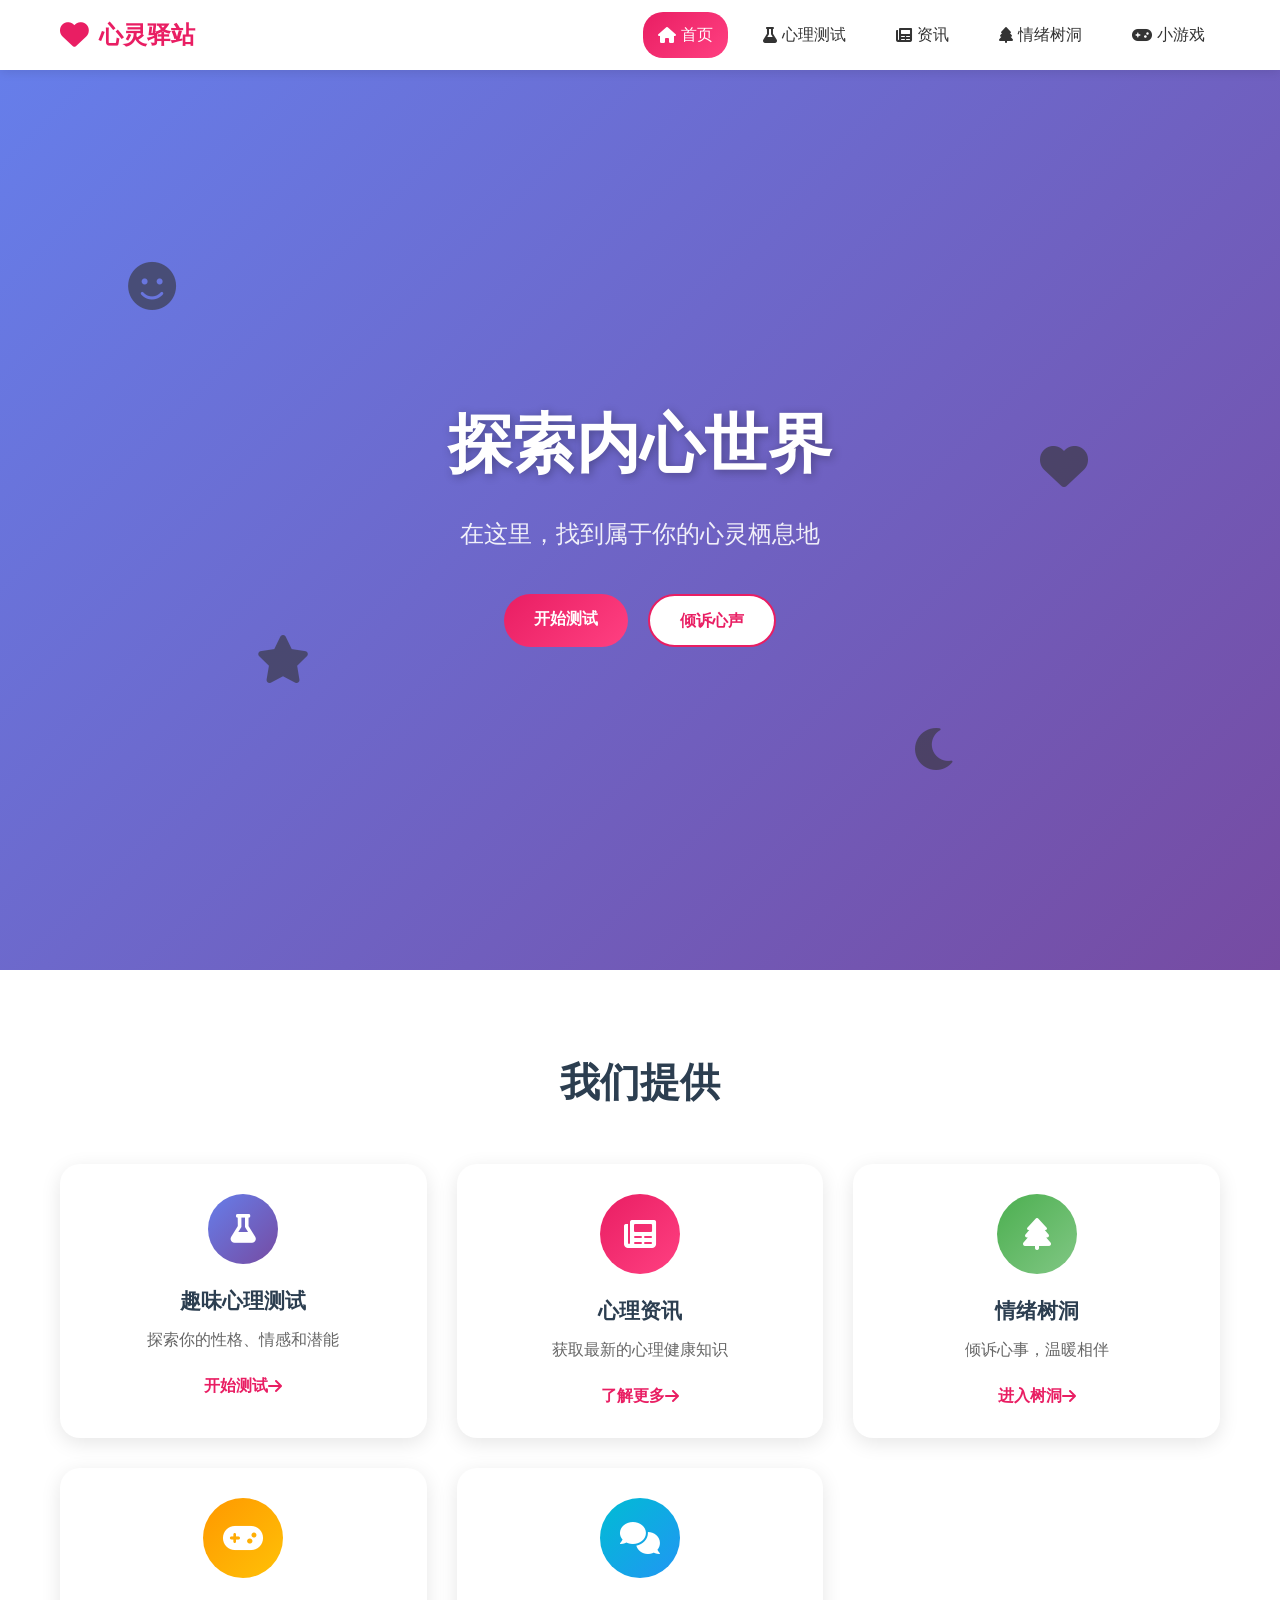
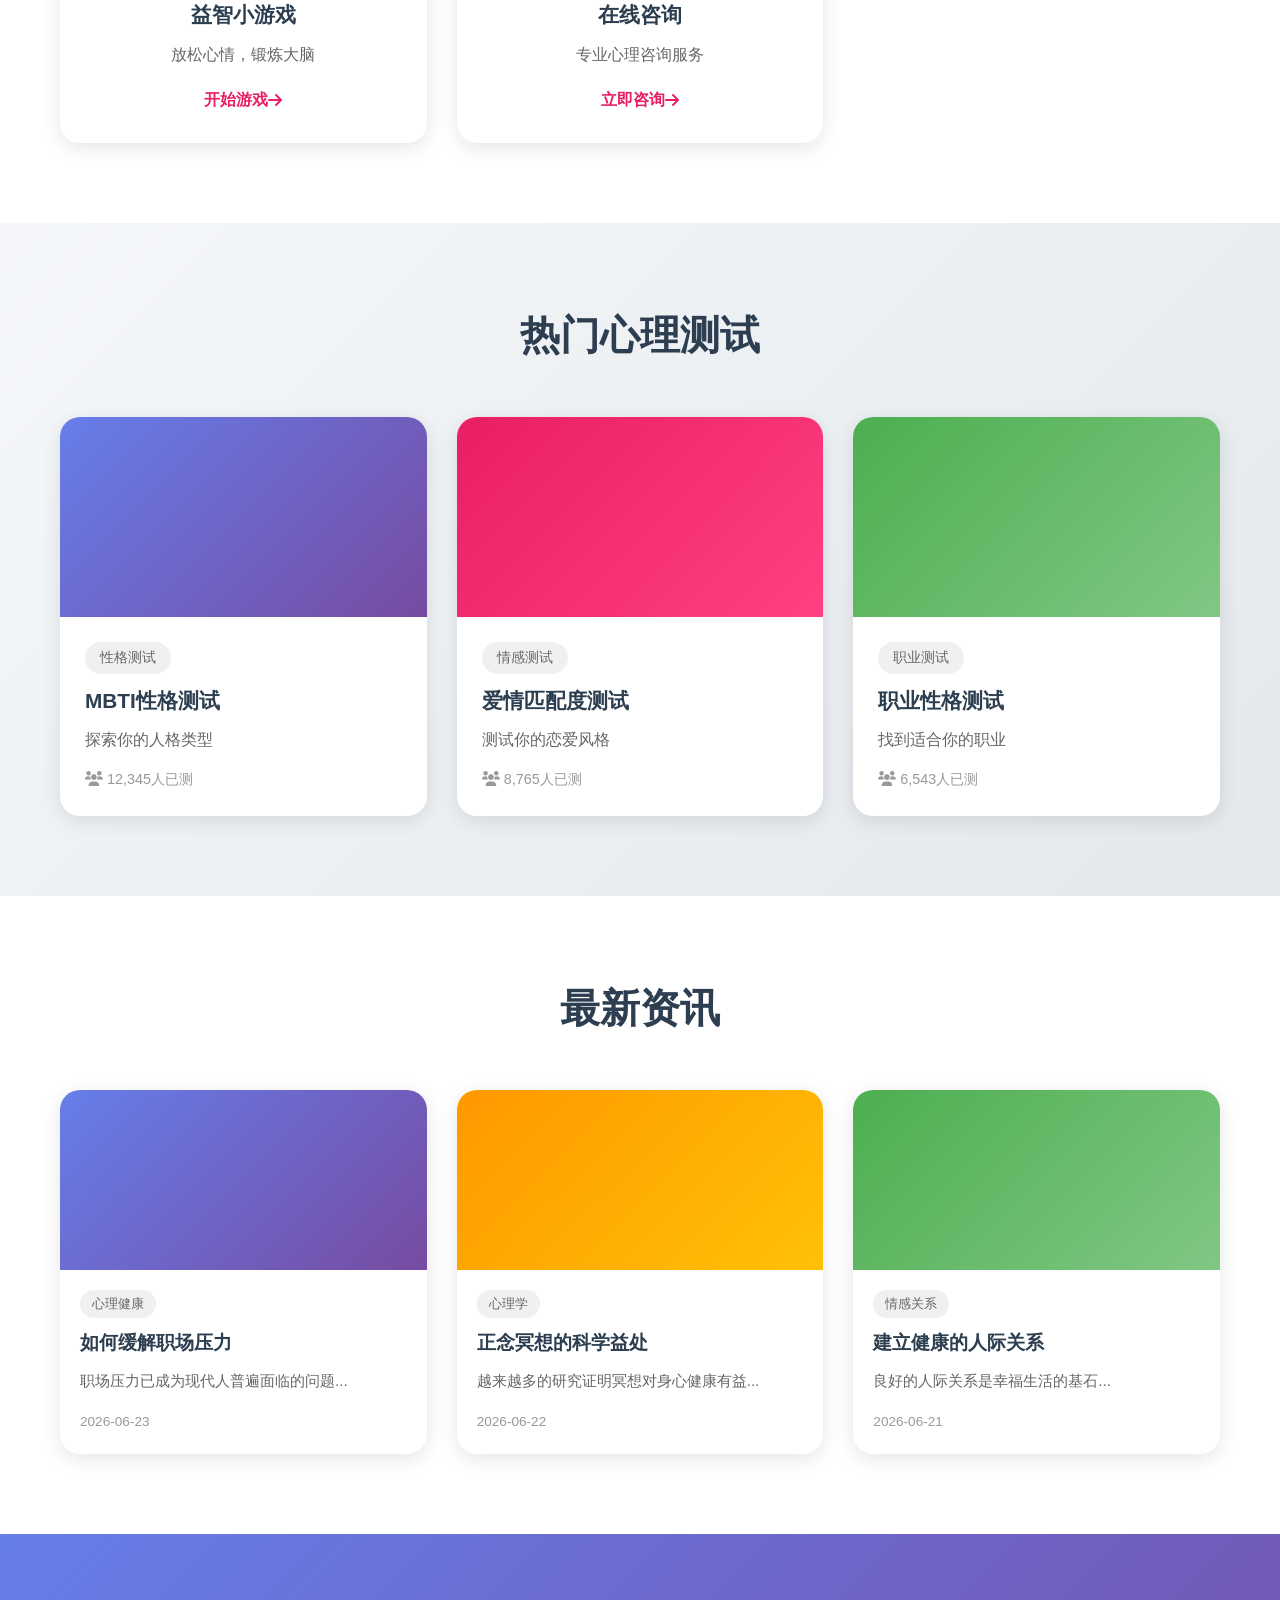
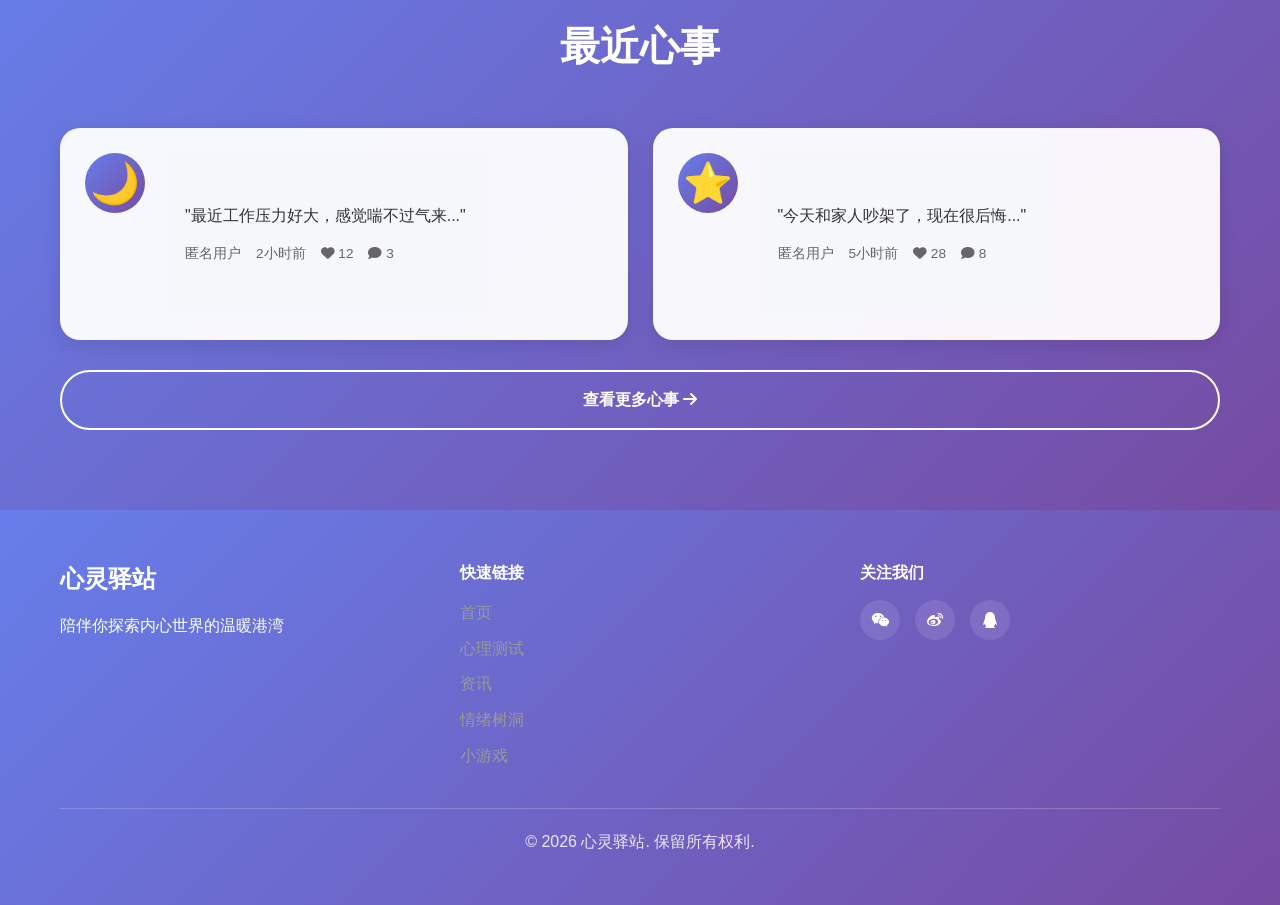
<file: index.html>
<!DOCTYPE html>
<html lang="zh-CN">
<head>
    <meta charset="UTF-8">
    <meta name="viewport" content="width=device-width, initial-scale=1.0">
    <title>心灵驿站 - 陪伴你成长</title>
    <link rel="stylesheet" href="style.css">
    <link href="https://cdnjs.cloudflare.com/ajax/libs/font-awesome/6.0.0/css/all.min.css" rel="stylesheet">
</head>
<body>
    <!-- 导航栏 -->
    <nav class="navbar">
        <div class="nav-container">
            <div class="logo">
                <i class="fas fa-heart"></i>
                <span>心灵驿站</span>
            </div>
            <ul class="nav-menu">
                <li><a href="index.html" class="active"><i class="fas fa-home"></i> 首页</a></li>
                <li><a href="test.html"><i class="fas fa-flask"></i> 心理测试</a></li>
                <li><a href="news.html"><i class="fas fa-newspaper"></i> 资讯</a></li>
                <li><a href="treehole.html"><i class="fas fa-tree"></i> 情绪树洞</a></li>
                <li><a href="games.html"><i class="fas fa-gamepad"></i> 小游戏</a></li>
            </ul>
            <div class="hamburger">
                <span></span>
                <span></span>
                <span></span>
            </div>
        </div>
    </nav>

    <!-- 英雄区域 -->
    <section class="hero">
        <div class="hero-content">
            <h1>探索内心世界</h1>
            <p>在这里，找到属于你的心灵栖息地</p>
            <div class="hero-buttons">
                <a href="test.html" class="btn btn-primary">开始测试</a>
                <a href="treehole.html" class="btn btn-secondary">倾诉心声</a>
            </div>
        </div>
        <div class="hero-visual">
            <div class="floating-elements">
                <div class="float-item float-1"><i class="fas fa-smile"></i></div>
                <div class="float-item float-2"><i class="fas fa-heart"></i></div>
                <div class="float-item float-3"><i class="fas fa-star"></i></div>
                <div class="float-item float-4"><i class="fas fa-moon"></i></div>
            </div>
        </div>
    </section>

    <!-- 功能介绍 -->
    <section class="features">
        <div class="container">
            <h2>我们提供</h2>
            <div class="features-grid">
                <div class="feature-card">
                    <div class="feature-icon test-icon"><i class="fas fa-flask"></i></div>
                    <h3>趣味心理测试</h3>
                    <p>探索你的性格、情感和潜能</p>
                    <a href="test.html">开始测试 <i class="fas fa-arrow-right"></i></a>
                </div>
                <div class="feature-card">
                    <div class="feature-icon news-icon"><i class="fas fa-newspaper"></i></div>
                    <h3>心理资讯</h3>
                    <p>获取最新的心理健康知识</p>
                    <a href="news.html">了解更多 <i class="fas fa-arrow-right"></i></a>
                </div>
                <div class="feature-card">
                    <div class="feature-icon tree-icon"><i class="fas fa-tree"></i></div>
                    <h3>情绪树洞</h3>
                    <p>倾诉心事，温暖相伴</p>
                    <a href="treehole.html">进入树洞 <i class="fas fa-arrow-right"></i></a>
                </div>
                <div class="feature-card">
                    <div class="feature-icon game-icon"><i class="fas fa-gamepad"></i></div>
                    <h3>益智小游戏</h3>
                    <p>放松心情，锻炼大脑</p>
                    <a href="games.html">开始游戏 <i class="fas fa-arrow-right"></i></a>
                </div>
                <div class="feature-card">
                    <div class="feature-icon consult-icon"><i class="fas fa-comments"></i></div>
                    <h3>在线咨询</h3>
                    <p>专业心理咨询服务</p>
                    <a href="#" onclick="openConsultation()">立即咨询 <i class="fas fa-arrow-right"></i></a>
                </div>
            </div>
        </div>
    </section>

    <!-- 热门测试 -->
    <section class="popular-tests">
        <div class="container">
            <h2>热门心理测试</h2>
            <div class="tests-grid">
                <div class="test-card" onclick="location.href='test.html#mbti'">
                    <div class="test-image mbti-bg"></div>
                    <div class="test-content">
                        <span class="test-tag">性格测试</span>
                        <h3>MBTI性格测试</h3>
                        <p>探索你的人格类型</p>
                        <div class="test-stats">
                            <span><i class="fas fa-users"></i> 12,345人已测</span>
                        </div>
                    </div>
                </div>
                <div class="test-card" onclick="location.href='test.html#love'">
                    <div class="test-image love-bg"></div>
                    <div class="test-content">
                        <span class="test-tag">情感测试</span>
                        <h3>爱情匹配度测试</h3>
                        <p>测试你的恋爱风格</p>
                        <div class="test-stats">
                            <span><i class="fas fa-users"></i> 8,765人已测</span>
                        </div>
                    </div>
                </div>
                <div class="test-card" onclick="location.href='test.html#career'">
                    <div class="test-image career-bg"></div>
                    <div class="test-content">
                        <span class="test-tag">职业测试</span>
                        <h3>职业性格测试</h3>
                        <p>找到适合你的职业</p>
                        <div class="test-stats">
                            <span><i class="fas fa-users"></i> 6,543人已测</span>
                        </div>
                    </div>
                </div>
            </div>
        </div>
    </section>

    <!-- 最新资讯 -->
    <section class="latest-news">
        <div class="container">
            <h2>最新资讯</h2>
            <div class="news-grid">
                <div class="news-card" onclick="location.href='news.html#article1'">
                    <div class="news-image news1-bg"></div>
                    <div class="news-content">
                        <span class="news-tag">心理健康</span>
                        <h3>如何缓解职场压力</h3>
                        <p>职场压力已成为现代人普遍面临的问题...</p>
                        <span class="news-date">2026-06-23</span>
                    </div>
                </div>
                <div class="news-card" onclick="location.href='news.html#article2'">
                    <div class="news-image news2-bg"></div>
                    <div class="news-content">
                        <span class="news-tag">心理学</span>
                        <h3>正念冥想的科学益处</h3>
                        <p>越来越多的研究证明冥想对身心健康有益...</p>
                        <span class="news-date">2026-06-22</span>
                    </div>
                </div>
                <div class="news-card" onclick="location.href='news.html#article3'">
                    <div class="news-image news3-bg"></div>
                    <div class="news-content">
                        <span class="news-tag">情感关系</span>
                        <h3>建立健康的人际关系</h3>
                        <p>良好的人际关系是幸福生活的基石...</p>
                        <span class="news-date">2026-06-21</span>
                    </div>
                </div>
            </div>
        </div>
    </section>

    <!-- 情绪树洞预览 -->
    <section class="treehole-preview">
        <div class="container">
            <h2>最近心事</h2>
            <div class="treehole-cards">
                <div class="treehole-card">
                    <div class="treehole-avatar">🌙</div>
                    <div class="treehole-content">
                        <p>"最近工作压力好大，感觉喘不过气来..."</p>
                        <div class="treehole-meta">
                            <span>匿名用户</span>
                            <span>2小时前</span>
                            <span><i class="fas fa-heart"></i> 12</span>
                            <span><i class="fas fa-comment"></i> 3</span>
                        </div>
                    </div>
                </div>
                <div class="treehole-card">
                    <div class="treehole-avatar">⭐</div>
                    <div class="treehole-content">
                        <p>"今天和家人吵架了，现在很后悔..."</p>
                        <div class="treehole-meta">
                            <span>匿名用户</span>
                            <span>5小时前</span>
                            <span><i class="fas fa-heart"></i> 28</span>
                            <span><i class="fas fa-comment"></i> 8</span>
                        </div>
                    </div>
                </div>
            </div>
            <a href="treehole.html" class="view-more">查看更多心事 <i class="fas fa-arrow-right"></i></a>
        </div>
    </section>

    <!-- 页脚 -->
    <footer>
        <div class="container">
            <div class="footer-content">
                <div class="footer-section">
                    <h3>心灵驿站</h3>
                    <p>陪伴你探索内心世界的温暖港湾</p>
                </div>
                <div class="footer-section">
                    <h4>快速链接</h4>
                    <ul>
                        <li><a href="index.html">首页</a></li>
                        <li><a href="test.html">心理测试</a></li>
                        <li><a href="news.html">资讯</a></li>
                        <li><a href="treehole.html">情绪树洞</a></li>
                        <li><a href="games.html">小游戏</a></li>
                    </ul>
                </div>
                <div class="footer-section">
                    <h4>关注我们</h4>
                    <div class="social-links">
                        <a href="#"><i class="fab fa-weixin"></i></a>
                        <a href="#"><i class="fab fa-weibo"></i></a>
                        <a href="#"><i class="fab fa-qq"></i></a>
                    </div>
                </div>
            </div>
            <div class="footer-bottom">
                <p>&copy; 2026 心灵驿站. 保留所有权利.</p>
            </div>
        </div>
    </footer>

    <script src="script.js"></script>
</body>
</html>
</file>
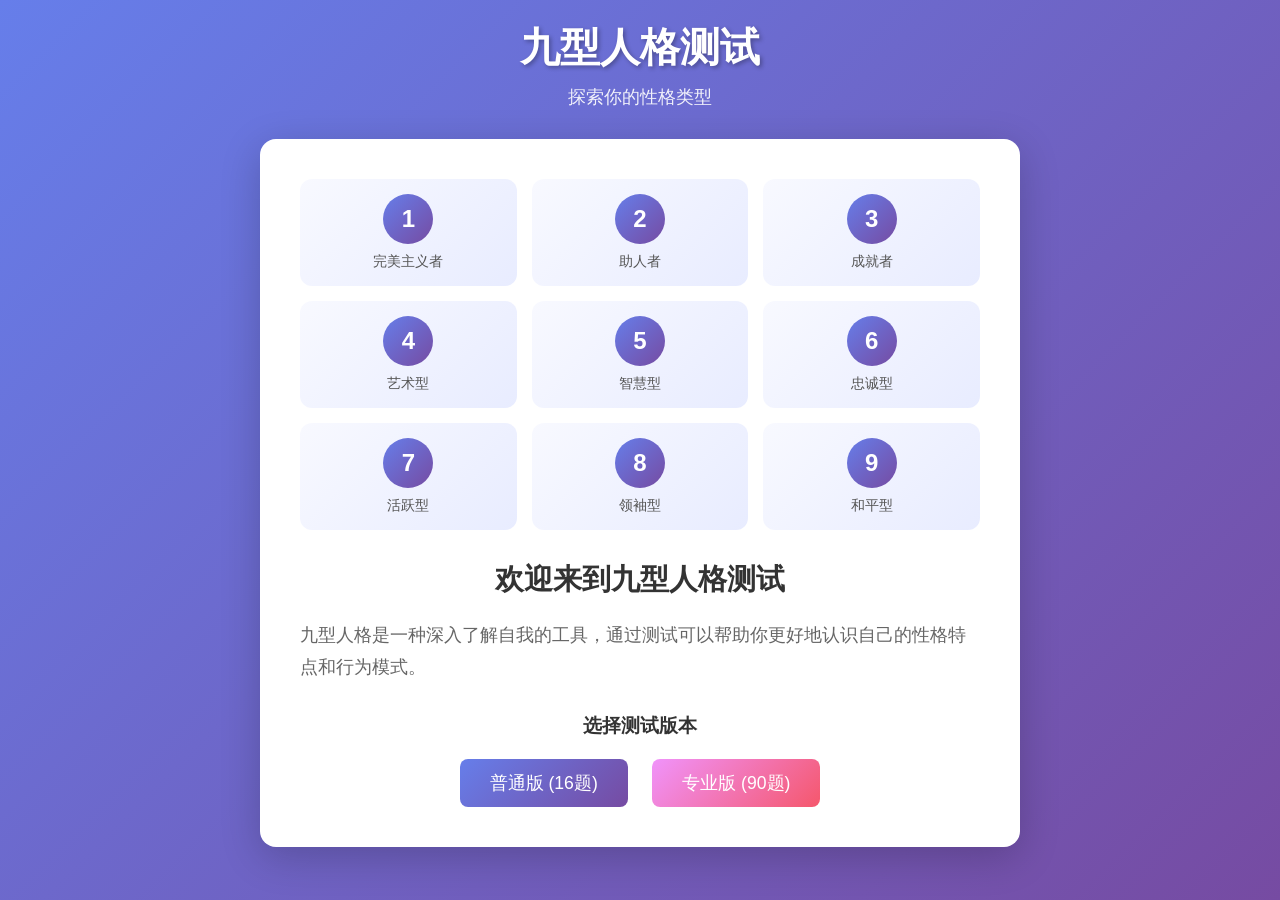
<file: 九格人格/index.html>
<!DOCTYPE html>
<html lang="zh-CN">
<head>
    <meta charset="UTF-8">
    <meta name="viewport" content="width=device-width, initial-scale=1.0">
    <title>九型人格测试</title>
    <link rel="stylesheet" href="style.css">
</head>
<body>
    <div class="container">
        <header>
            <h1>九型人格测试</h1>
            <p>探索你的性格类型</p>
        </header>

        <!-- 欢迎页面 -->
        <div id="welcome-page" class="page active">
            <div class="welcome-content">
                <div class="personality-grid">
                    <div class="personality-item" data-type="1">
                        <div class="personality-circle">1</div>
                        <span>完美主义者</span>
                    </div>
                    <div class="personality-item" data-type="2">
                        <div class="personality-circle">2</div>
                        <span>助人者</span>
                    </div>
                    <div class="personality-item" data-type="3">
                        <div class="personality-circle">3</div>
                        <span>成就者</span>
                    </div>
                    <div class="personality-item" data-type="4">
                        <div class="personality-circle">4</div>
                        <span>艺术型</span>
                    </div>
                    <div class="personality-item" data-type="5">
                        <div class="personality-circle">5</div>
                        <span>智慧型</span>
                    </div>
                    <div class="personality-item" data-type="6">
                        <div class="personality-circle">6</div>
                        <span>忠诚型</span>
                    </div>
                    <div class="personality-item" data-type="7">
                        <div class="personality-circle">7</div>
                        <span>活跃型</span>
                    </div>
                    <div class="personality-item" data-type="8">
                        <div class="personality-circle">8</div>
                        <span>领袖型</span>
                    </div>
                    <div class="personality-item" data-type="9">
                        <div class="personality-circle">9</div>
                        <span>和平型</span>
                    </div>
                </div>
                <h2>欢迎来到九型人格测试</h2>
                <p>九型人格是一种深入了解自我的工具，通过测试可以帮助你更好地认识自己的性格特点和行为模式。</p>
                <div class="version-select">
                    <h3>选择测试版本</h3>
                    <button id="btn-normal" class="btn btn-primary">普通版 (16题)</button>
                    <button id="btn-pro" class="btn btn-secondary">专业版 (90题)</button>
                </div>
            </div>
        </div>

        <!-- 测试页面 -->
        <div id="test-page" class="page">
            <div class="progress-bar">
                <div class="progress-fill" id="progress-fill"></div>
            </div>
            <div class="test-header">
                <span class="question-count">第 <span id="current-question">1</span> / <span id="total-questions">16</span> 题</span>
            </div>
            <div class="question-container">
                <h3 id="question-text">问题内容</h3>
                <div class="options-container" id="options-container"></div>
            </div>
            <div class="test-controls">
                <button id="btn-prev" class="btn btn-outline" disabled>上一题</button>
                <button id="btn-next" class="btn btn-primary">下一题</button>
                <button id="btn-submit" class="btn btn-success" style="display: none;">提交测试</button>
            </div>
        </div>

        <!-- 结果页面 -->
        <div id="result-page" class="page">
            <div class="result-content">
                <h2>你的测试结果</h2>
                <div class="type-result" id="type-result"></div>
                <div class="type-description" id="type-description"></div>
                <div class="score-details" id="score-details"></div>
                <button id="btn-restart" class="btn btn-primary">重新测试</button>
            </div>
        </div>
    </div>

    <script src="script.js"></script>
</body>
</html>
</file>
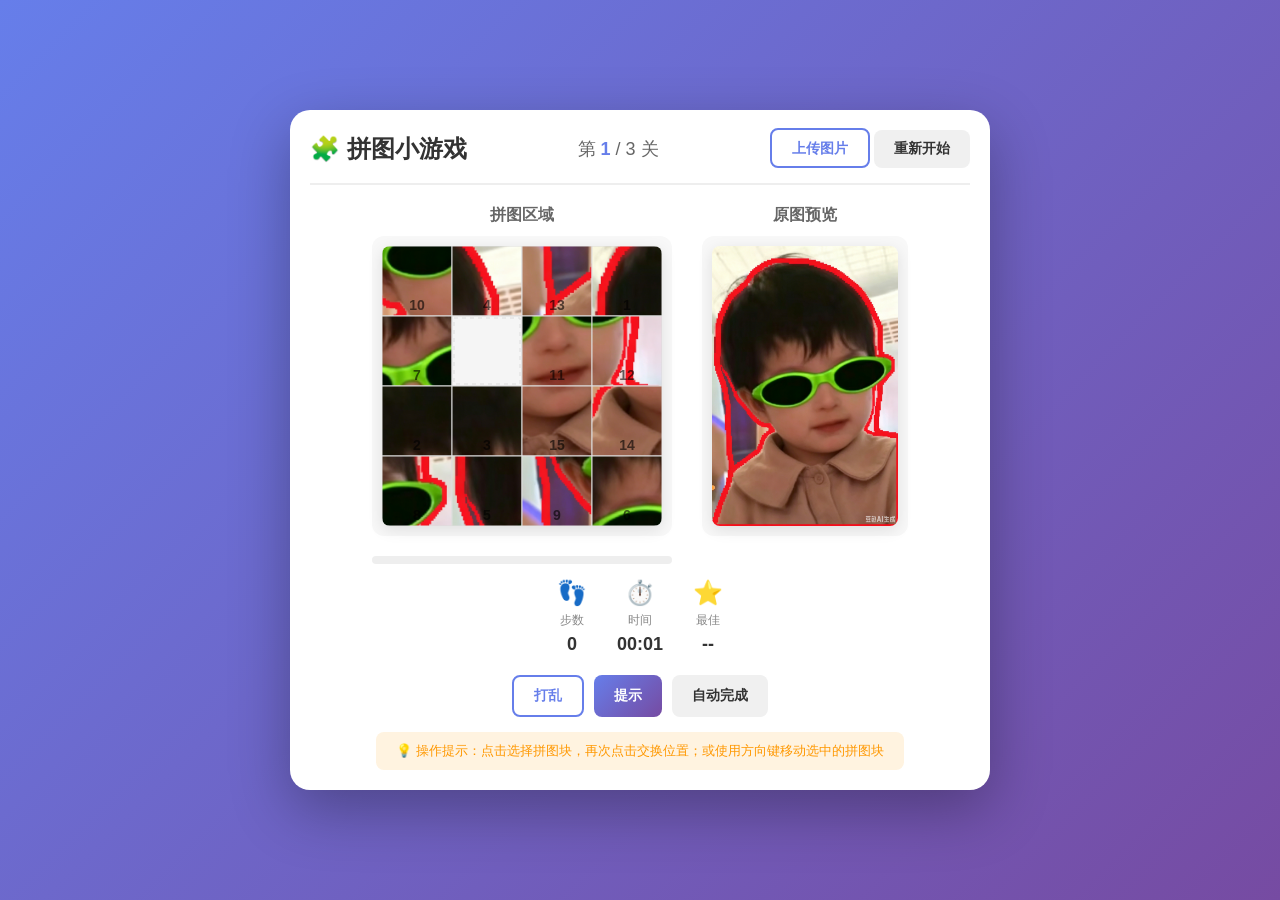
<file: 拼图/index.html>
<!DOCTYPE html>
<html lang="zh-CN">
<head>
    <meta charset="UTF-8">
    <meta name="viewport" content="width=device-width, initial-scale=1.0">
    <title>拼图小游戏</title>
    <link rel="stylesheet" href="style.css">
</head>
<body>
    <div class="game-container">
        <header class="game-header">
            <div class="header-left">
                <span class="game-title">🧩 拼图小游戏</span>
            </div>
            <div class="header-center">
                <span class="level-info">第 <span id="current-level">1</span> / 3 关</span>
            </div>
            <div class="header-right">
                <label for="file-upload" class="btn btn-outline upload-btn">上传图片</label>
                <input type="file" id="file-upload" accept="image/*" hidden>
                <button id="btn-restart" class="btn btn-secondary">重新开始</button>
            </div>
        </header>

        <main class="game-main">
            <div class="game-boards">
                <div class="puzzle-board">
                    <h3>拼图区域</h3>
                    <div id="puzzle-container" class="puzzle-container">
                        <canvas id="puzzle-canvas"></canvas>
                    </div>
                    <div class="progress-bar">
                        <div class="progress-fill" id="progress"></div>
                    </div>
                </div>
                <div class="preview-board">
                    <h3>原图预览</h3>
                    <div class="preview-container">
                        <img id="preview-image" alt="原图预览">
                    </div>
                </div>
            </div>
            
            <div class="game-info">
                <div class="info-item">
                    <span class="info-icon">👣</span>
                    <span class="info-label">步数</span>
                    <span class="info-value" id="steps">0</span>
                </div>
                <div class="info-item">
                    <span class="info-icon">⏱️</span>
                    <span class="info-label">时间</span>
                    <span class="info-value" id="time">00:00</span>
                </div>
                <div class="info-item">
                    <span class="info-icon">⭐</span>
                    <span class="info-label">最佳</span>
                    <span class="info-value" id="best">--</span>
                </div>
            </div>
        </main>

        <div class="game-controls">
            <div class="action-btns">
                <button id="btn-shuffle" class="btn btn-outline">打乱</button>
                <button id="btn-hint" class="btn btn-primary">提示</button>
                <button id="btn-solve" class="btn btn-secondary">自动完成</button>
            </div>
            <div class="tips">
                <p>💡 操作提示：点击选择拼图块，再次点击交换位置；或使用方向键移动选中的拼图块</p>
            </div>
        </div>

        <div class="message-overlay" id="message-overlay">
            <div class="message-content">
                <div class="message-icon" id="message-icon">🎉</div>
                <div class="message-title" id="message-title">恭喜完成！</div>
                <div class="message-text" id="message-text">太棒了！用了 0 步完成！</div>
                <div class="message-stars" id="message-stars">⭐⭐⭐</div>
                <button id="btn-next" class="btn btn-primary">下一关 →</button>
            </div>
        </div>
    </div>

    <script src="script.js"></script>
</body>
</html>
</file>
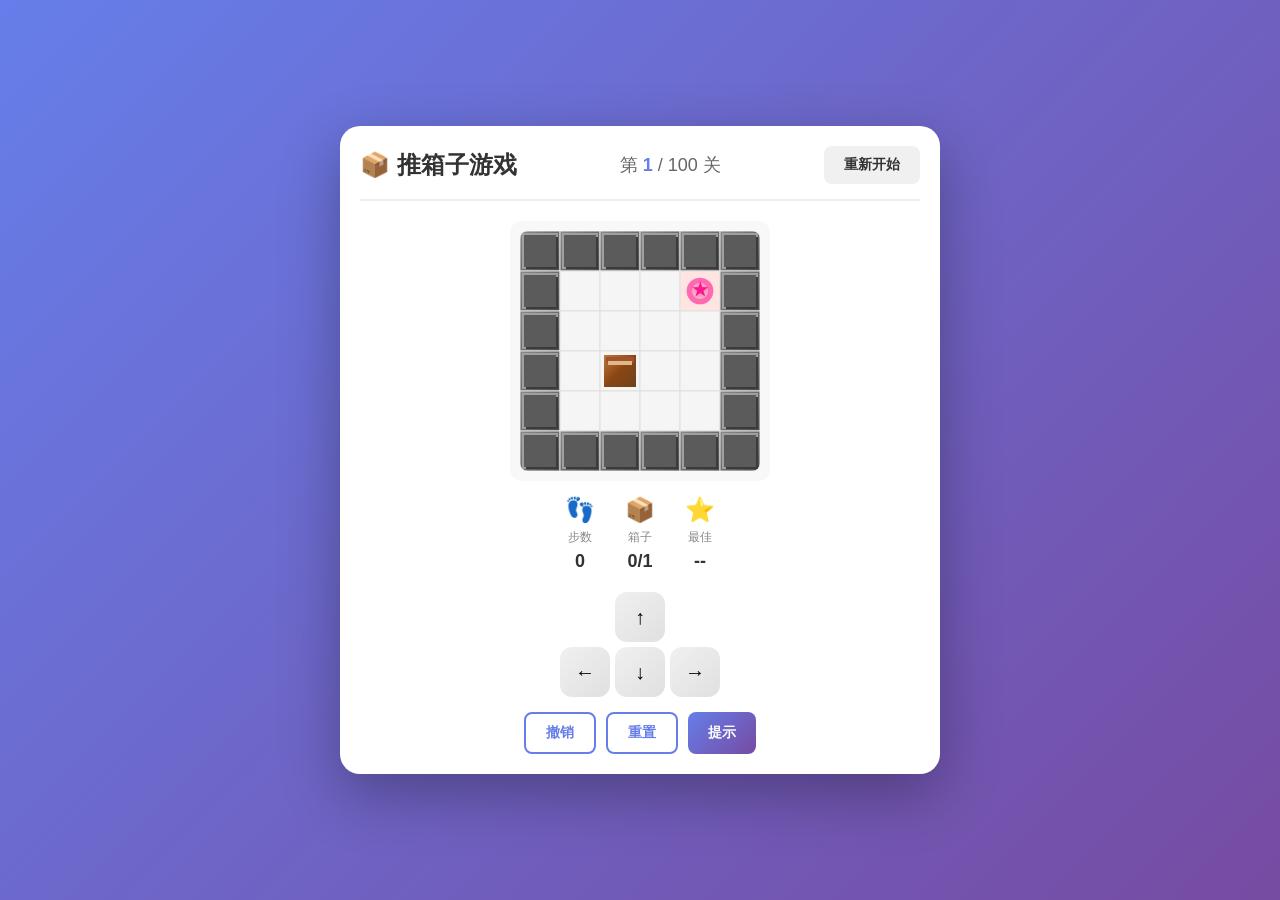
<file: 推箱子游戏/index.html>
<!DOCTYPE html>
<html lang="zh-CN">
<head>
    <meta charset="UTF-8">
    <meta name="viewport" content="width=device-width, initial-scale=1.0">
    <title>推箱子游戏 - 100关</title>
    <link rel="stylesheet" href="style.css">
</head>
<body>
    <div class="game-container">
        <header class="game-header">
            <div class="header-left">
                <span class="game-title">📦 推箱子游戏</span>
            </div>
            <div class="header-center">
                <span class="level-info">第 <span id="current-level">1</span> / 100 关</span>
            </div>
            <div class="header-right">
                <button id="btn-restart" class="btn btn-secondary">重新开始</button>
            </div>
        </header>

        <main class="game-main">
            <div class="game-board">
                <canvas id="game-canvas"></canvas>
            </div>
            
            <div class="game-info">
                <div class="info-item">
                    <span class="info-icon">👣</span>
                    <span class="info-label">步数</span>
                    <span class="info-value" id="steps">0</span>
                </div>
                <div class="info-item">
                    <span class="info-icon">📦</span>
                    <span class="info-label">箱子</span>
                    <span class="info-value" id="boxes">0/0</span>
                </div>
                <div class="info-item">
                    <span class="info-icon">⭐</span>
                    <span class="info-label">最佳</span>
                    <span class="info-value" id="best">--</span>
                </div>
            </div>
        </main>

        <div class="game-controls">
            <div class="direction-pad">
                <button id="btn-up" class="dir-btn">↑</button>
                <div class="horizontal-btns">
                    <button id="btn-left" class="dir-btn">←</button>
                    <button id="btn-down" class="dir-btn">↓</button>
                    <button id="btn-right" class="dir-btn">→</button>
                </div>
            </div>
            <div class="action-btns">
                <button id="btn-undo" class="btn btn-outline">撤销</button>
                <button id="btn-reset" class="btn btn-outline">重置</button>
                <button id="btn-hint" class="btn btn-primary">提示</button>
            </div>
        </div>

        <div class="message-overlay" id="message-overlay">
            <div class="message-content">
                <div class="message-icon" id="message-icon">🎉</div>
                <div class="message-title" id="message-title">恭喜过关！</div>
                <div class="message-text" id="message-text">太棒了！用了 X 步完成！</div>
                <div class="message-stars" id="message-stars">⭐⭐⭐</div>
                <button id="btn-next" class="btn btn-primary">下一关 →</button>
            </div>
        </div>
    </div>

    <script src="script.js"></script>
</body>
</html>
</file>
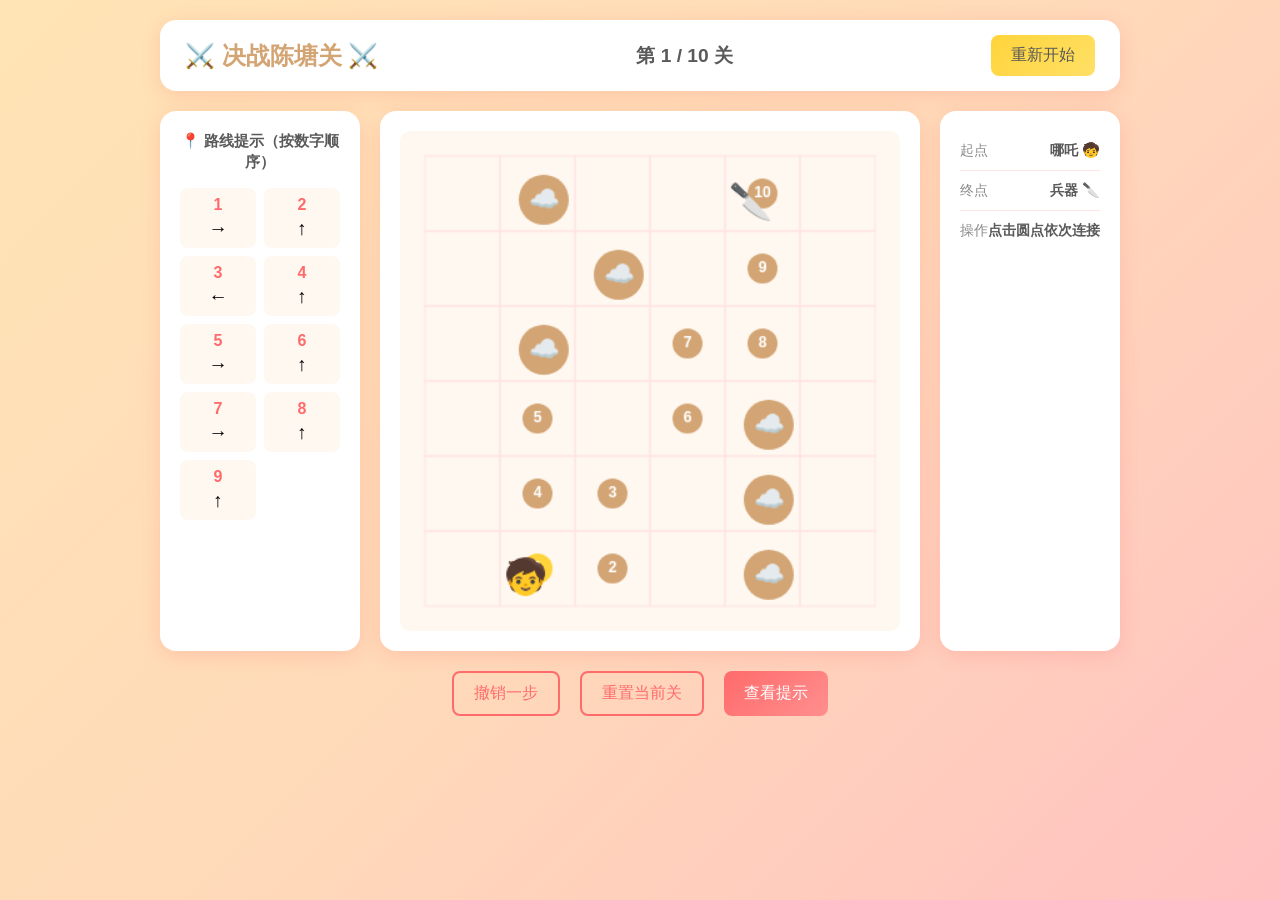
<file: 连线小游戏/index.html>
<!DOCTYPE html>
<html lang="zh-CN">
<head>
    <meta charset="UTF-8">
    <meta name="viewport" content="width=device-width, initial-scale=1.0">
    <title>决战陈塘关 - 哪吒寻兵器</title>
    <link rel="stylesheet" href="style.css">
</head>
<body>
    <div class="game-container">
        <header class="game-header">
            <div class="header-left">
                <span class="game-title">⚔️ 决战陈塘关 ⚔️</span>
            </div>
            <div class="header-center">
                <span class="level-info">第 <span id="current-level">1</span> / 10 关</span>
            </div>
            <div class="header-right">
                <button id="btn-restart" class="btn btn-secondary">重新开始</button>
            </div>
        </header>

        <main class="game-main">
            <div class="level-info-panel">
                <div class="direction-hints">
                    <div class="hints-title">📍 路线提示（按数字顺序）</div>
                    <div class="hints-grid" id="hints-grid"></div>
                </div>
            </div>

            <div class="game-board">
                <canvas id="game-canvas"></canvas>
            </div>

            <div class="game-info">
                <div class="info-row">
                    <span class="info-label">起点</span>
                    <span class="info-value">哪吒 🧒</span>
                </div>
                <div class="info-row">
                    <span class="info-label">终点</span>
                    <span class="info-value">兵器 🔪</span>
                </div>
                <div class="info-row">
                    <span class="info-label">操作</span>
                    <span class="info-value">点击圆点依次连接</span>
                </div>
            </div>
        </main>

        <div class="game-controls">
            <button id="btn-undo" class="btn btn-outline">撤销一步</button>
            <button id="btn-reset" class="btn btn-outline">重置当前关</button>
            <button id="btn-hint" class="btn btn-primary">查看提示</button>
        </div>

        <div class="message-overlay" id="message-overlay">
            <div class="message-content">
                <div class="message-icon" id="message-icon">🎉</div>
                <div class="message-title" id="message-title">恭喜过关！</div>
                <div class="message-text" id="message-text">太棒了！哪吒找到了兵器！</div>
                <button id="btn-next" class="btn btn-primary">下一关 →</button>
            </div>
        </div>
    </div>

    <script src="script.js"></script>
</body>
</html>
</file>
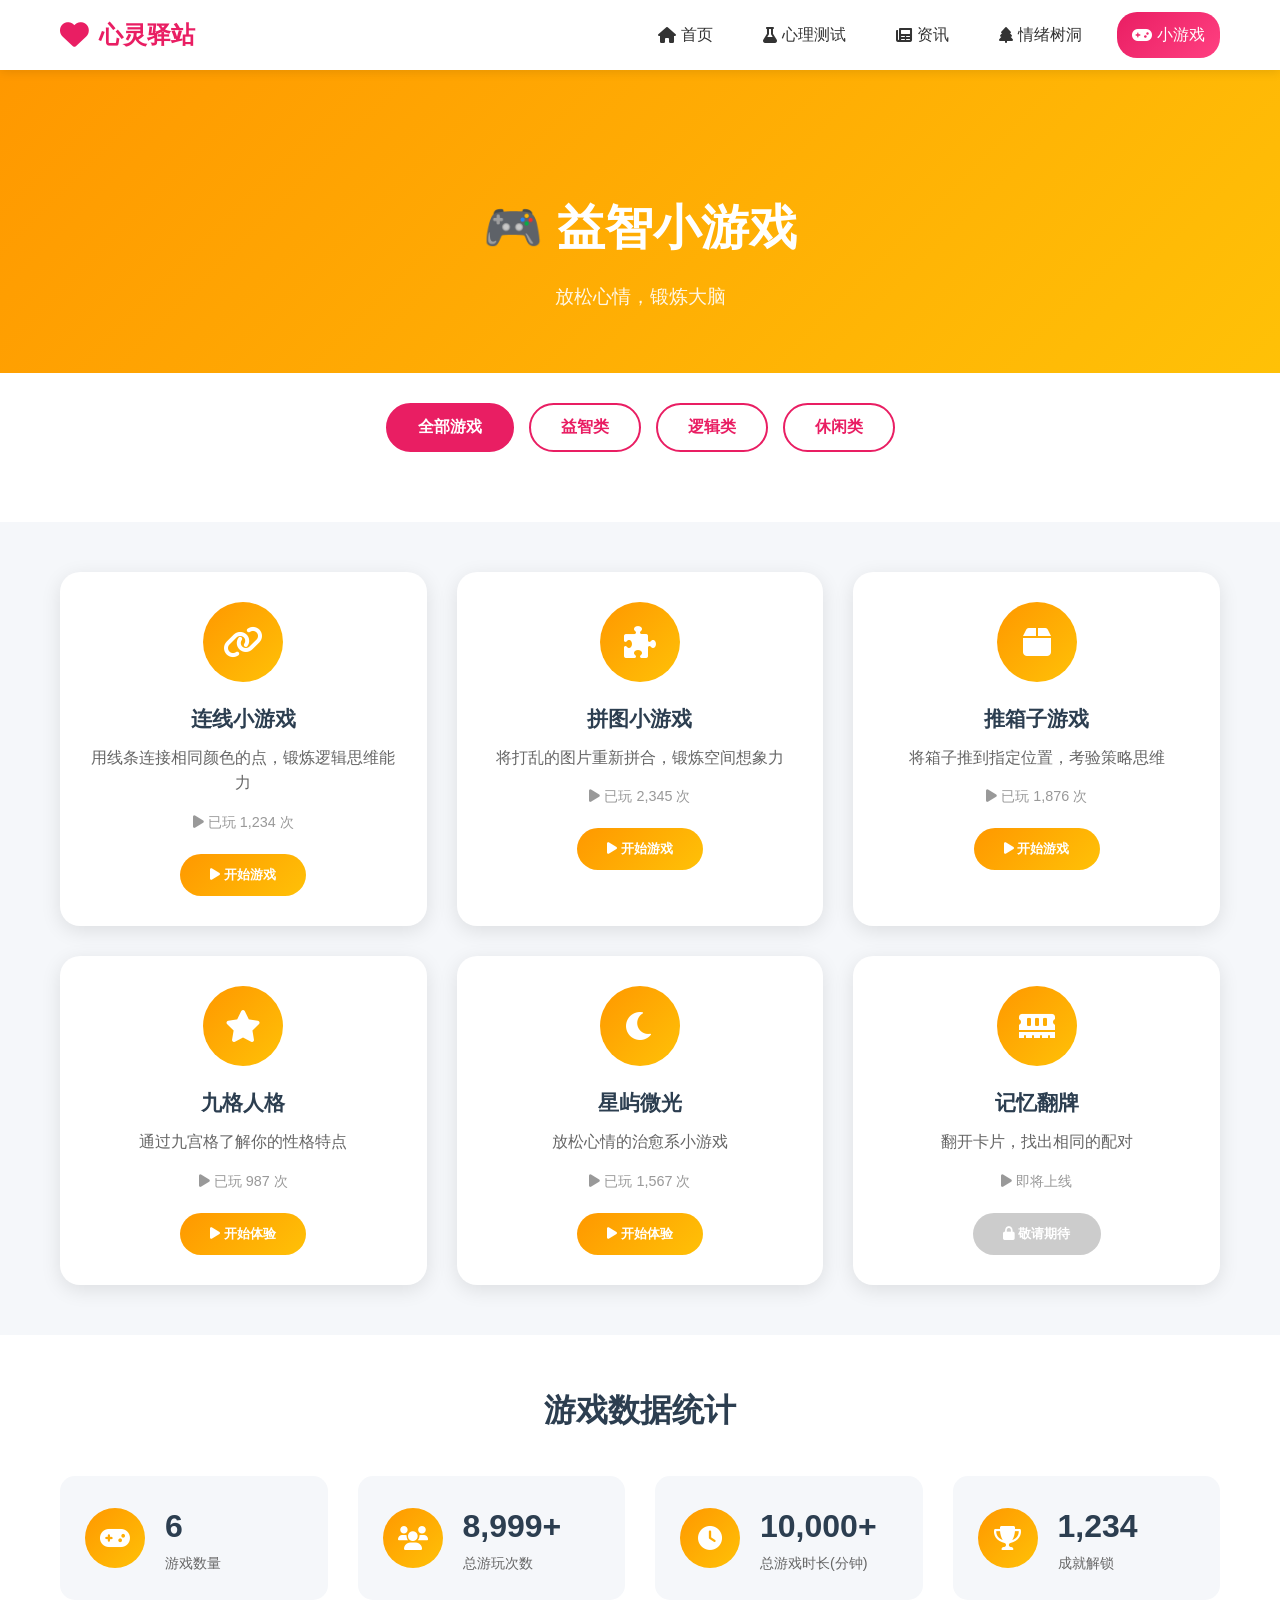
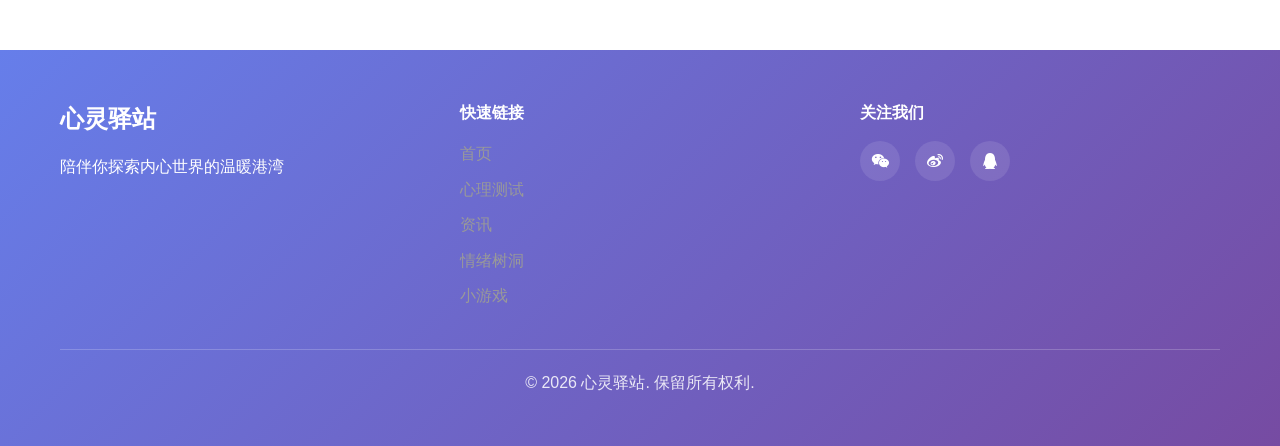
<file: games.html>
<!DOCTYPE html>
<html lang="zh-CN">
<head>
    <meta charset="UTF-8">
    <meta name="viewport" content="width=device-width, initial-scale=1.0">
    <title>小游戏 - 心灵驿站</title>
    <link rel="stylesheet" href="style.css">
    <link href="https://cdnjs.cloudflare.com/ajax/libs/font-awesome/6.0.0/css/all.min.css" rel="stylesheet">
</head>
<body>
    <!-- 导航栏 -->
    <nav class="navbar">
        <div class="nav-container">
            <div class="logo">
                <i class="fas fa-heart"></i>
                <span>心灵驿站</span>
            </div>
            <ul class="nav-menu">
                <li><a href="index.html"><i class="fas fa-home"></i> 首页</a></li>
                <li><a href="test.html"><i class="fas fa-flask"></i> 心理测试</a></li>
                <li><a href="news.html"><i class="fas fa-newspaper"></i> 资讯</a></li>
                <li><a href="treehole.html"><i class="fas fa-tree"></i> 情绪树洞</a></li>
                <li><a href="games.html" class="active"><i class="fas fa-gamepad"></i> 小游戏</a></li>
            </ul>
            <div class="hamburger">
                <span></span>
                <span></span>
                <span></span>
            </div>
        </div>
    </nav>

    <!-- 页面标题 -->
    <section class="page-header games-header">
        <h1>🎮 益智小游戏</h1>
        <p>放松心情，锻炼大脑</p>
    </section>

    <!-- 游戏分类 -->
    <section class="games-categories">
        <div class="container">
            <div class="category-tabs">
                <button class="category-tab active" data-category="all">全部游戏</button>
                <button class="category-tab" data-category="puzzle">益智类</button>
                <button class="category-tab" data-category="logic">逻辑类</button>
                <button class="category-tab" data-category="relax">休闲类</button>
            </div>
        </div>
    </section>

    <!-- 游戏列表 -->
    <section class="games-list">
        <div class="container">
            <div class="games-grid">
                <!-- 连线小游戏 -->
                <div class="game-card" data-category="puzzle" onclick="openGame('连线小游戏')">
                    <div class="game-icon">
                        <i class="fas fa-link"></i>
                    </div>
                    <div class="game-info">
                        <h3>连线小游戏</h3>
                        <p>用线条连接相同颜色的点，锻炼逻辑思维能力</p>
                        <div class="game-stats">
                            <span><i class="fas fa-play"></i> 已玩 1,234 次</span>
                        </div>
                    </div>
                    <button class="play-btn">
                        <i class="fas fa-play"></i> 开始游戏
                    </button>
                </div>

                <!-- 拼图小游戏 -->
                <div class="game-card" data-category="puzzle" onclick="openGame('拼图')">
                    <div class="game-icon">
                        <i class="fas fa-puzzle-piece"></i>
                    </div>
                    <div class="game-info">
                        <h3>拼图小游戏</h3>
                        <p>将打乱的图片重新拼合，锻炼空间想象力</p>
                        <div class="game-stats">
                            <span><i class="fas fa-play"></i> 已玩 2,345 次</span>
                        </div>
                    </div>
                    <button class="play-btn">
                        <i class="fas fa-play"></i> 开始游戏
                    </button>
                </div>

                <!-- 推箱子游戏 -->
                <div class="game-card" data-category="logic" onclick="openGame('推箱子游戏')">
                    <div class="game-icon">
                        <i class="fas fa-box"></i>
                    </div>
                    <div class="game-info">
                        <h3>推箱子游戏</h3>
                        <p>将箱子推到指定位置，考验策略思维</p>
                        <div class="game-stats">
                            <span><i class="fas fa-play"></i> 已玩 1,876 次</span>
                        </div>
                    </div>
                    <button class="play-btn">
                        <i class="fas fa-play"></i> 开始游戏
                    </button>
                </div>

                <!-- 九格人格测试游戏 -->
                <div class="game-card" data-category="relax" onclick="openGame('九格人格')">
                    <div class="game-icon">
                        <i class="fas fa-star"></i>
                    </div>
                    <div class="game-info">
                        <h3>九格人格</h3>
                        <p>通过九宫格了解你的性格特点</p>
                        <div class="game-stats">
                            <span><i class="fas fa-play"></i> 已玩 987 次</span>
                        </div>
                    </div>
                    <button class="play-btn">
                        <i class="fas fa-play"></i> 开始体验
                    </button>
                </div>

                <!-- 星屿微光 -->
                <div class="game-card" data-category="relax" onclick="openGame('星屿微光')">
                    <div class="game-icon">
                        <i class="fas fa-moon"></i>
                    </div>
                    <div class="game-info">
                        <h3>星屿微光</h3>
                        <p>放松心情的治愈系小游戏</p>
                        <div class="game-stats">
                            <span><i class="fas fa-play"></i> 已玩 1,567 次</span>
                        </div>
                    </div>
                    <button class="play-btn">
                        <i class="fas fa-play"></i> 开始体验
                    </button>
                </div>

                <!-- 记忆翻牌游戏 -->
                <div class="game-card" data-category="puzzle" onclick="openMemoryGame()">
                    <div class="game-icon">
                        <i class="fas fa-memory"></i>
                    </div>
                    <div class="game-info">
                        <h3>记忆翻牌</h3>
                        <p>翻开卡片，找出相同的配对</p>
                        <div class="game-stats">
                            <span><i class="fas fa-play"></i> 即将上线</span>
                        </div>
                    </div>
                    <button class="play-btn disabled">
                        <i class="fas fa-lock"></i> 敬请期待
                    </button>
                </div>
            </div>
        </div>
    </section>

    <!-- 游戏统计 -->
    <section class="games-stats">
        <div class="container">
            <h2>游戏数据统计</h2>
            <div class="stats-grid">
                <div class="stat-item">
                    <div class="stat-icon"><i class="fas fa-gamepad"></i></div>
                    <div class="stat-info">
                        <p class="stat-number">6</p>
                        <p class="stat-label">游戏数量</p>
                    </div>
                </div>
                <div class="stat-item">
                    <div class="stat-icon"><i class="fas fa-users"></i></div>
                    <div class="stat-info">
                        <p class="stat-number">8,999+</p>
                        <p class="stat-label">总游玩次数</p>
                    </div>
                </div>
                <div class="stat-item">
                    <div class="stat-icon"><i class="fas fa-clock"></i></div>
                    <div class="stat-info">
                        <p class="stat-number">10,000+</p>
                        <p class="stat-label">总游戏时长(分钟)</p>
                    </div>
                </div>
                <div class="stat-item">
                    <div class="stat-icon"><i class="fas fa-trophy"></i></div>
                    <div class="stat-info">
                        <p class="stat-number">1,234</p>
                        <p class="stat-label">成就解锁</p>
                    </div>
                </div>
            </div>
        </div>
    </section>

    <!-- 页脚 -->
    <footer>
        <div class="container">
            <div class="footer-content">
                <div class="footer-section">
                    <h3>心灵驿站</h3>
                    <p>陪伴你探索内心世界的温暖港湾</p>
                </div>
                <div class="footer-section">
                    <h4>快速链接</h4>
                    <ul>
                        <li><a href="index.html">首页</a></li>
                        <li><a href="test.html">心理测试</a></li>
                        <li><a href="news.html">资讯</a></li>
                        <li><a href="treehole.html">情绪树洞</a></li>
                        <li><a href="games.html">小游戏</a></li>
                    </ul>
                </div>
                <div class="footer-section">
                    <h4>关注我们</h4>
                    <div class="social-links">
                        <a href="#"><i class="fab fa-weixin"></i></a>
                        <a href="#"><i class="fab fa-weibo"></i></a>
                        <a href="#"><i class="fab fa-qq"></i></a>
                    </div>
                </div>
            </div>
            <div class="footer-bottom">
                <p>&copy; 2026 心灵驿站. 保留所有权利.</p>
            </div>
        </div>
    </footer>

    <script src="script.js"></script>
</body>
</html>
</file>
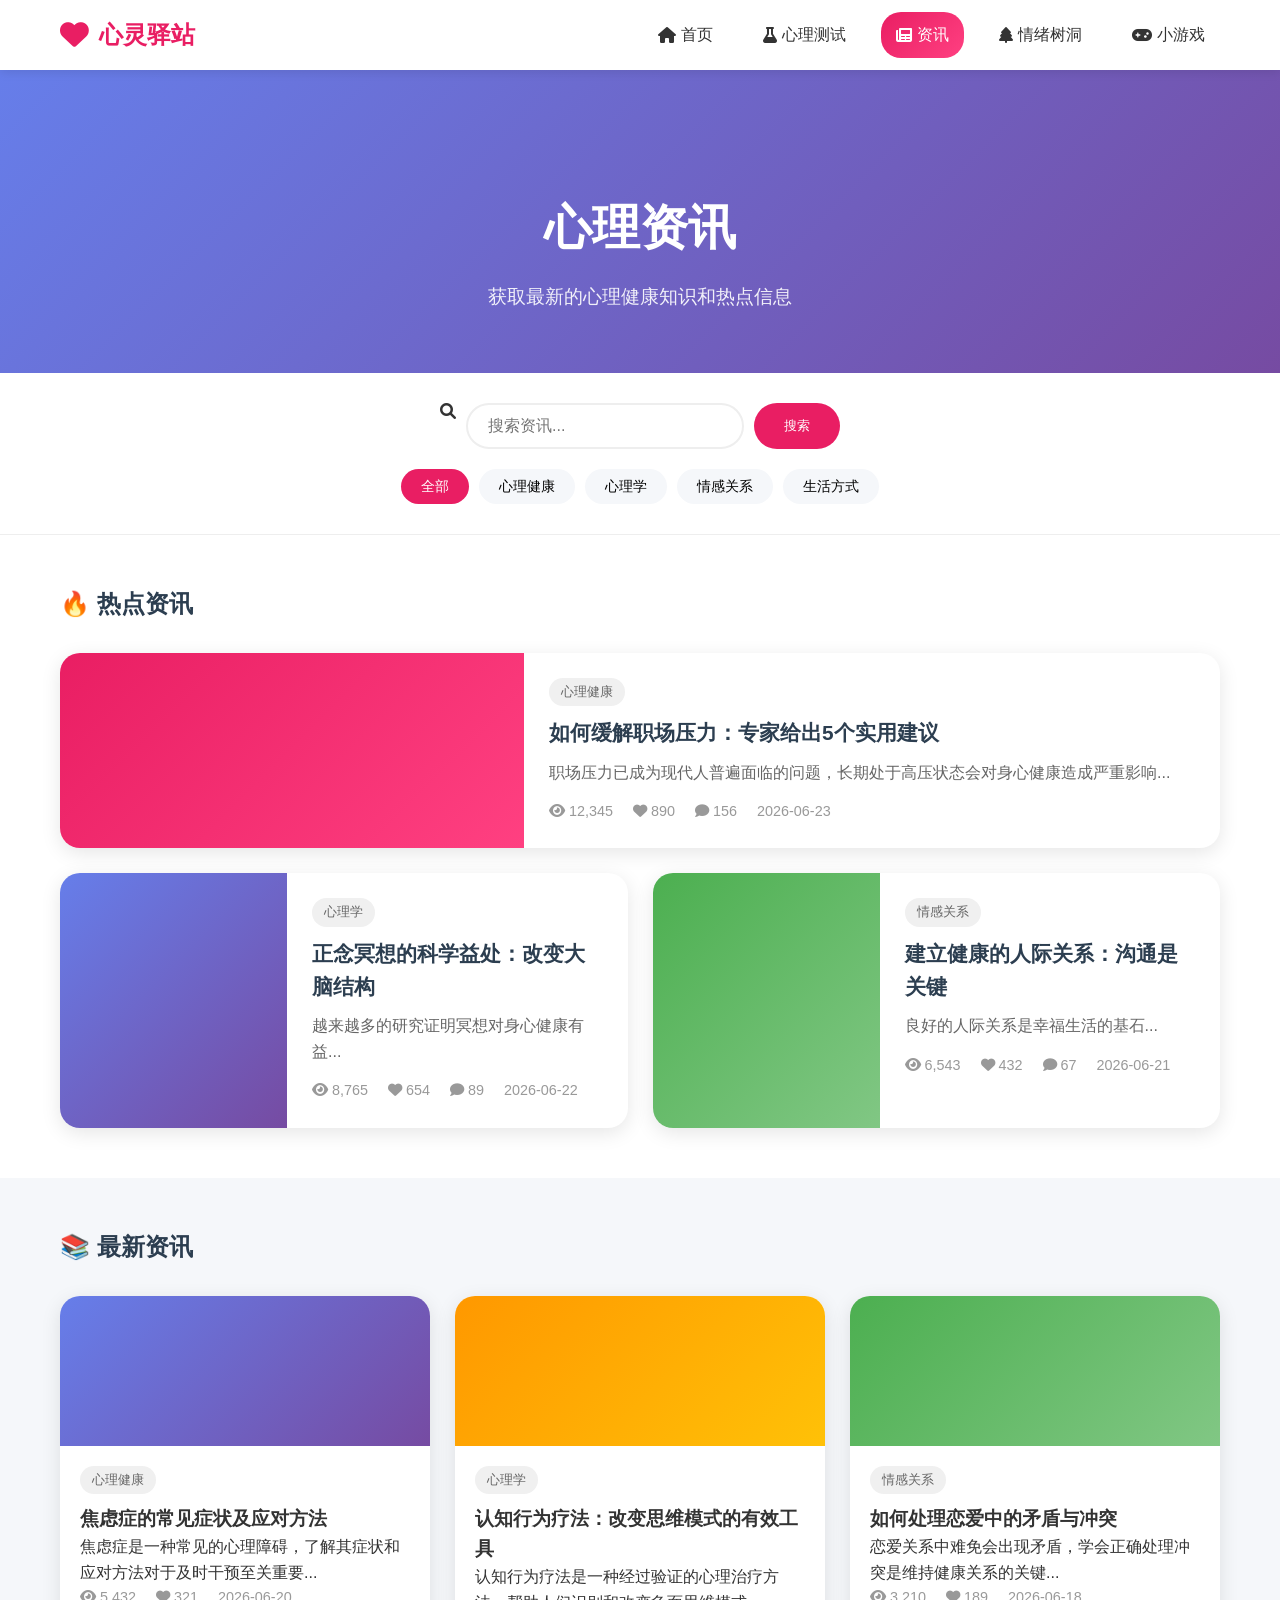
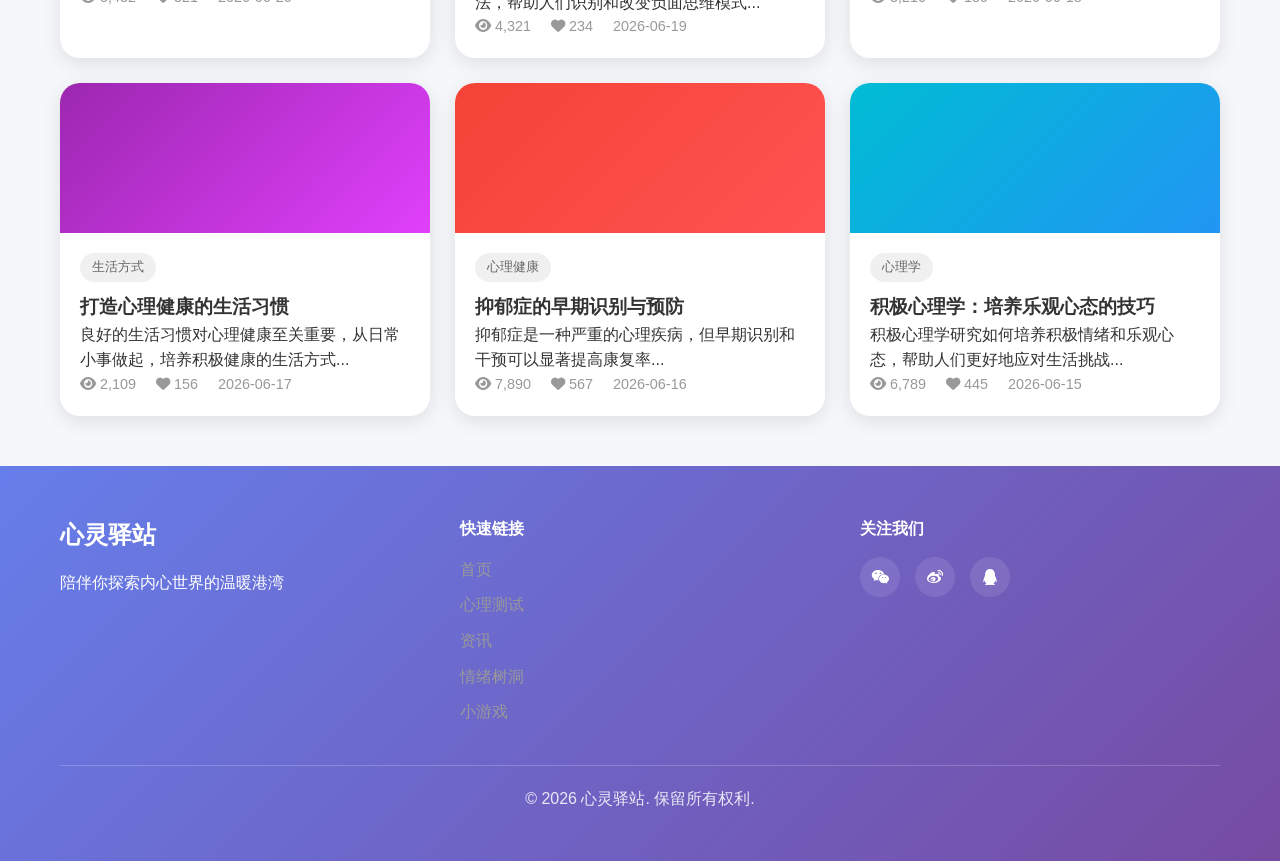
<file: news.html>
<!DOCTYPE html>
<html lang="zh-CN">
<head>
    <meta charset="UTF-8">
    <meta name="viewport" content="width=device-width, initial-scale=1.0">
    <title>资讯 - 心灵驿站</title>
    <link rel="stylesheet" href="style.css">
    <link href="https://cdnjs.cloudflare.com/ajax/libs/font-awesome/6.0.0/css/all.min.css" rel="stylesheet">
</head>
<body>
    <!-- 导航栏 -->
    <nav class="navbar">
        <div class="nav-container">
            <div class="logo">
                <i class="fas fa-heart"></i>
                <span>心灵驿站</span>
            </div>
            <ul class="nav-menu">
                <li><a href="index.html"><i class="fas fa-home"></i> 首页</a></li>
                <li><a href="test.html"><i class="fas fa-flask"></i> 心理测试</a></li>
                <li><a href="news.html" class="active"><i class="fas fa-newspaper"></i> 资讯</a></li>
                <li><a href="treehole.html"><i class="fas fa-tree"></i> 情绪树洞</a></li>
                <li><a href="games.html"><i class="fas fa-gamepad"></i> 小游戏</a></li>
            </ul>
            <div class="hamburger">
                <span></span>
                <span></span>
                <span></span>
            </div>
        </div>
    </nav>

    <!-- 页面标题 -->
    <section class="page-header">
        <h1>心理资讯</h1>
        <p>获取最新的心理健康知识和热点信息</p>
    </section>

    <!-- 搜索和分类 -->
    <section class="news-filters">
        <div class="container">
            <div class="search-box">
                <i class="fas fa-search"></i>
                <input type="text" placeholder="搜索资讯..." id="newsSearch">
                <button class="search-btn">搜索</button>
            </div>
            <div class="news-categories">
                <button class="news-category active" data-category="all">全部</button>
                <button class="news-category" data-category="mental">心理健康</button>
                <button class="news-category" data-category="psychology">心理学</button>
                <button class="news-category" data-category="relationship">情感关系</button>
                <button class="news-category" data-category="life">生活方式</button>
            </div>
        </div>
    </section>

    <!-- 热点资讯 -->
    <section class="hot-news">
        <div class="container">
            <h2>🔥 热点资讯</h2>
            <div class="hot-news-grid">
                <div class="hot-news-card featured" data-category="mental">
                    <div class="hot-news-image hot1-bg"></div>
                    <div class="hot-news-content">
                        <span class="news-tag">心理健康</span>
                        <h3>如何缓解职场压力：专家给出5个实用建议</h3>
                        <p>职场压力已成为现代人普遍面临的问题，长期处于高压状态会对身心健康造成严重影响...</p>
                        <div class="news-meta">
                            <span><i class="fas fa-eye"></i> 12,345</span>
                            <span><i class="fas fa-heart"></i> 890</span>
                            <span><i class="fas fa-comment"></i> 156</span>
                            <span>2026-06-23</span>
                        </div>
                    </div>
                </div>
                <div class="hot-news-card" data-category="psychology">
                    <div class="hot-news-image hot2-bg"></div>
                    <div class="hot-news-content">
                        <span class="news-tag">心理学</span>
                        <h3>正念冥想的科学益处：改变大脑结构</h3>
                        <p>越来越多的研究证明冥想对身心健康有益...</p>
                        <div class="news-meta">
                            <span><i class="fas fa-eye"></i> 8,765</span>
                            <span><i class="fas fa-heart"></i> 654</span>
                            <span><i class="fas fa-comment"></i> 89</span>
                            <span>2026-06-22</span>
                        </div>
                    </div>
                </div>
                <div class="hot-news-card" data-category="relationship">
                    <div class="hot-news-image hot3-bg"></div>
                    <div class="hot-news-content">
                        <span class="news-tag">情感关系</span>
                        <h3>建立健康的人际关系：沟通是关键</h3>
                        <p>良好的人际关系是幸福生活的基石...</p>
                        <div class="news-meta">
                            <span><i class="fas fa-eye"></i> 6,543</span>
                            <span><i class="fas fa-heart"></i> 432</span>
                            <span><i class="fas fa-comment"></i> 67</span>
                            <span>2026-06-21</span>
                        </div>
                    </div>
                </div>
            </div>
        </div>
    </section>

    <!-- 资讯列表 -->
    <section class="news-list">
        <div class="container">
            <h2>📚 最新资讯</h2>
            <div class="news-cards">
                <div class="news-item" data-category="mental">
                    <div class="news-item-image news1-bg"></div>
                    <div class="news-item-content">
                        <span class="news-tag">心理健康</span>
                        <h3>焦虑症的常见症状及应对方法</h3>
                        <p>焦虑症是一种常见的心理障碍，了解其症状和应对方法对于及时干预至关重要...</p>
                        <div class="news-meta">
                            <span><i class="fas fa-eye"></i> 5,432</span>
                            <span><i class="fas fa-heart"></i> 321</span>
                            <span>2026-06-20</span>
                        </div>
                    </div>
                </div>
                <div class="news-item" data-category="psychology">
                    <div class="news-item-image news2-bg"></div>
                    <div class="news-item-content">
                        <span class="news-tag">心理学</span>
                        <h3>认知行为疗法：改变思维模式的有效工具</h3>
                        <p>认知行为疗法是一种经过验证的心理治疗方法，帮助人们识别和改变负面思维模式...</p>
                        <div class="news-meta">
                            <span><i class="fas fa-eye"></i> 4,321</span>
                            <span><i class="fas fa-heart"></i> 234</span>
                            <span>2026-06-19</span>
                        </div>
                    </div>
                </div>
                <div class="news-item" data-category="relationship">
                    <div class="news-item-image news3-bg"></div>
                    <div class="news-item-content">
                        <span class="news-tag">情感关系</span>
                        <h3>如何处理恋爱中的矛盾与冲突</h3>
                        <p>恋爱关系中难免会出现矛盾，学会正确处理冲突是维持健康关系的关键...</p>
                        <div class="news-meta">
                            <span><i class="fas fa-eye"></i> 3,210</span>
                            <span><i class="fas fa-heart"></i> 189</span>
                            <span>2026-06-18</span>
                        </div>
                    </div>
                </div>
                <div class="news-item" data-category="life">
                    <div class="news-item-image news4-bg"></div>
                    <div class="news-item-content">
                        <span class="news-tag">生活方式</span>
                        <h3>打造心理健康的生活习惯</h3>
                        <p>良好的生活习惯对心理健康至关重要，从日常小事做起，培养积极健康的生活方式...</p>
                        <div class="news-meta">
                            <span><i class="fas fa-eye"></i> 2,109</span>
                            <span><i class="fas fa-heart"></i> 156</span>
                            <span>2026-06-17</span>
                        </div>
                    </div>
                </div>
                <div class="news-item" data-category="mental">
                    <div class="news-item-image news5-bg"></div>
                    <div class="news-item-content">
                        <span class="news-tag">心理健康</span>
                        <h3>抑郁症的早期识别与预防</h3>
                        <p>抑郁症是一种严重的心理疾病，但早期识别和干预可以显著提高康复率...</p>
                        <div class="news-meta">
                            <span><i class="fas fa-eye"></i> 7,890</span>
                            <span><i class="fas fa-heart"></i> 567</span>
                            <span>2026-06-16</span>
                        </div>
                    </div>
                </div>
                <div class="news-item" data-category="psychology">
                    <div class="news-item-image news6-bg"></div>
                    <div class="news-item-content">
                        <span class="news-tag">心理学</span>
                        <h3>积极心理学：培养乐观心态的技巧</h3>
                        <p>积极心理学研究如何培养积极情绪和乐观心态，帮助人们更好地应对生活挑战...</p>
                        <div class="news-meta">
                            <span><i class="fas fa-eye"></i> 6,789</span>
                            <span><i class="fas fa-heart"></i> 445</span>
                            <span>2026-06-15</span>
                        </div>
                    </div>
                </div>
            </div>
        </div>
    </section>

    <!-- 页脚 -->
    <footer>
        <div class="container">
            <div class="footer-content">
                <div class="footer-section">
                    <h3>心灵驿站</h3>
                    <p>陪伴你探索内心世界的温暖港湾</p>
                </div>
                <div class="footer-section">
                    <h4>快速链接</h4>
                    <ul>
                        <li><a href="index.html">首页</a></li>
                        <li><a href="test.html">心理测试</a></li>
                        <li><a href="news.html">资讯</a></li>
                        <li><a href="treehole.html">情绪树洞</a></li>
                        <li><a href="games.html">小游戏</a></li>
                    </ul>
                </div>
                <div class="footer-section">
                    <h4>关注我们</h4>
                    <div class="social-links">
                        <a href="#"><i class="fab fa-weixin"></i></a>
                        <a href="#"><i class="fab fa-weibo"></i></a>
                        <a href="#"><i class="fab fa-qq"></i></a>
                    </div>
                </div>
            </div>
            <div class="footer-bottom">
                <p>&copy; 2026 心灵驿站. 保留所有权利.</p>
            </div>
        </div>
    </footer>

    <script src="script.js"></script>
</body>
</html>
</file>
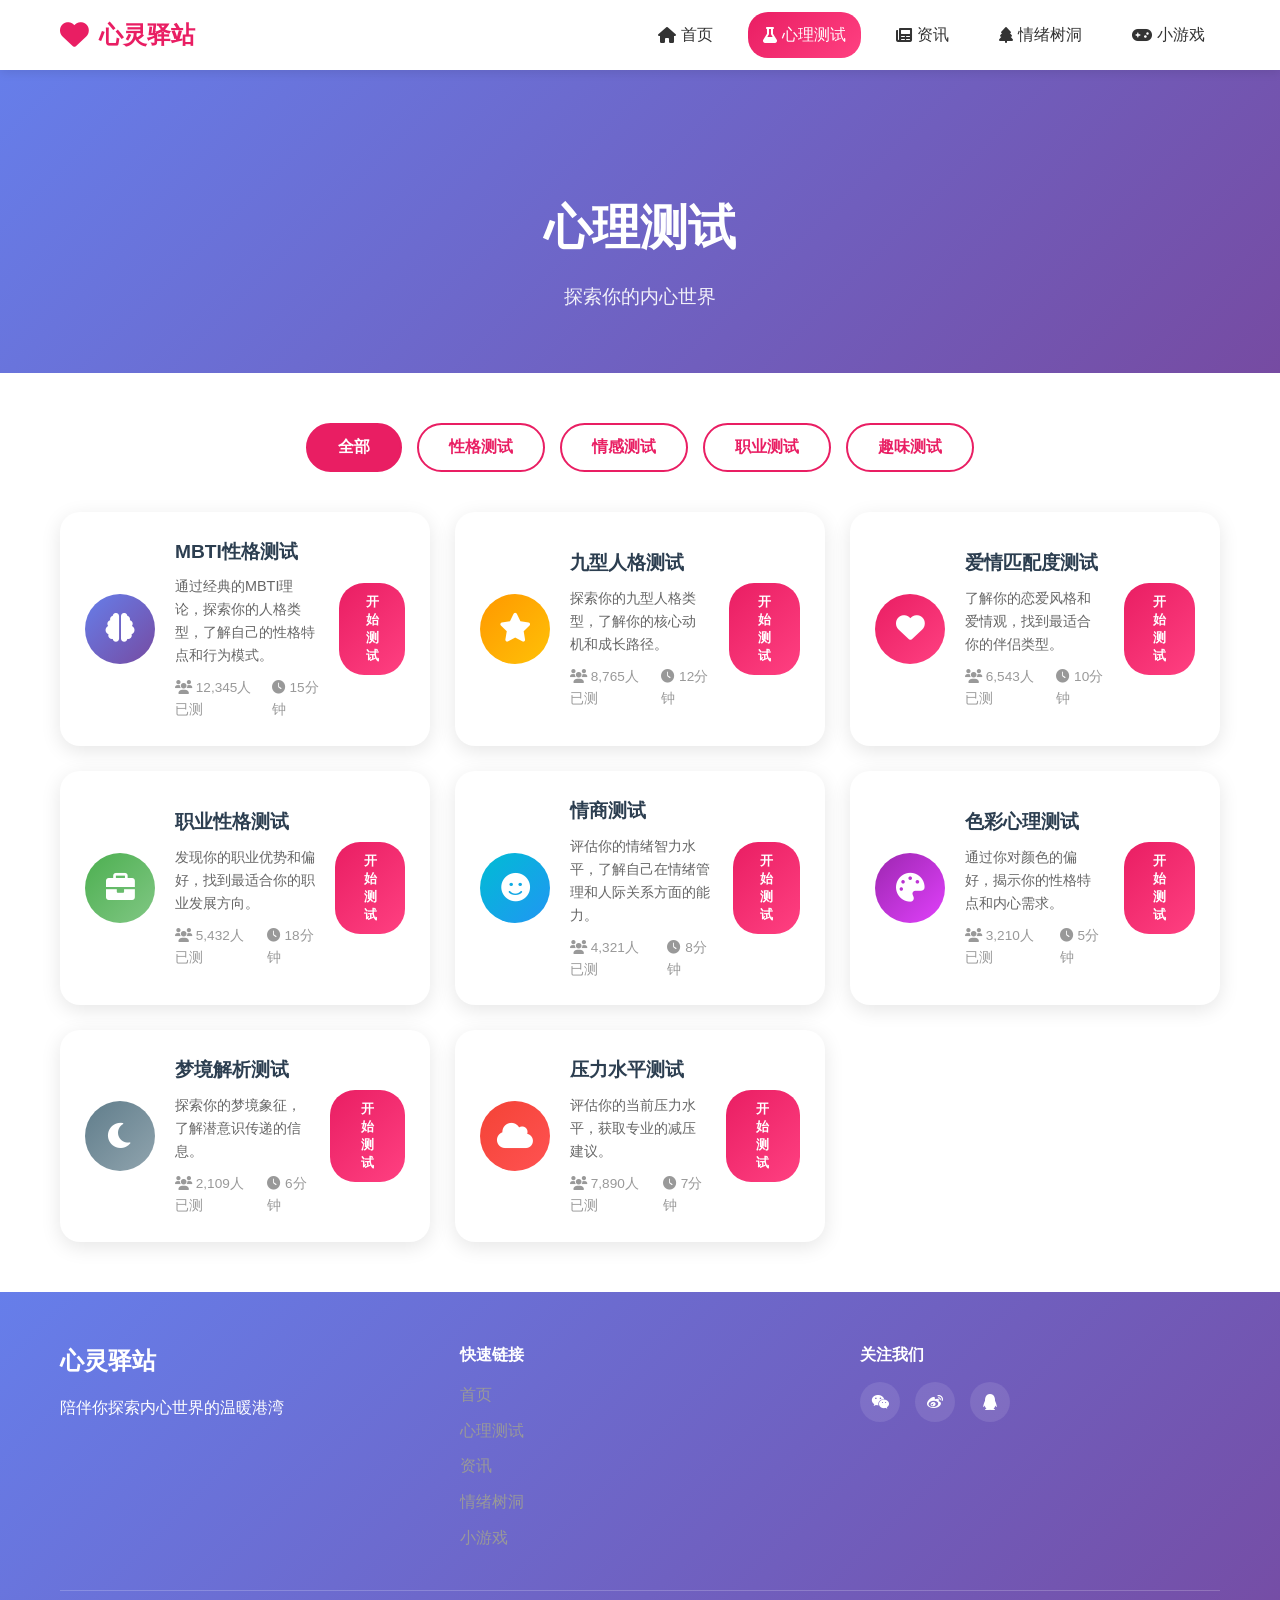
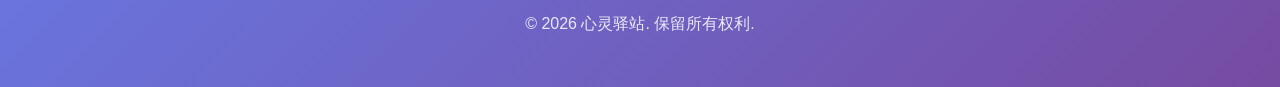
<file: test.html>
<!DOCTYPE html>
<html lang="zh-CN">
<head>
    <meta charset="UTF-8">
    <meta name="viewport" content="width=device-width, initial-scale=1.0">
    <title>心理测试 - 心灵驿站</title>
    <link rel="stylesheet" href="style.css">
    <link href="https://cdnjs.cloudflare.com/ajax/libs/font-awesome/6.0.0/css/all.min.css" rel="stylesheet">
</head>
<body>
    <!-- 导航栏 -->
    <nav class="navbar">
        <div class="nav-container">
            <div class="logo">
                <i class="fas fa-heart"></i>
                <span>心灵驿站</span>
            </div>
            <ul class="nav-menu">
                <li><a href="index.html"><i class="fas fa-home"></i> 首页</a></li>
                <li><a href="test.html" class="active"><i class="fas fa-flask"></i> 心理测试</a></li>
                <li><a href="news.html"><i class="fas fa-newspaper"></i> 资讯</a></li>
                <li><a href="treehole.html"><i class="fas fa-tree"></i> 情绪树洞</a></li>
                <li><a href="games.html"><i class="fas fa-gamepad"></i> 小游戏</a></li>
            </ul>
            <div class="hamburger">
                <span></span>
                <span></span>
                <span></span>
            </div>
        </div>
    </nav>

    <!-- 页面标题 -->
    <section class="page-header">
        <h1>心理测试</h1>
        <p>探索你的内心世界</p>
    </section>

    <!-- 测试分类 -->
    <section class="test-categories">
        <div class="container">
            <div class="category-tabs">
                <button class="category-tab active" data-category="all">全部</button>
                <button class="category-tab" data-category="personality">性格测试</button>
                <button class="category-tab" data-category="emotion">情感测试</button>
                <button class="category-tab" data-category="career">职业测试</button>
                <button class="category-tab" data-category="fun">趣味测试</button>
            </div>

            <!-- 测试列表 -->
            <div class="tests-list">
                <!-- MBTI测试 -->
                <div class="test-item" id="mbti" data-category="personality">
                    <div class="test-icon mbti-icon"><i class="fas fa-brain"></i></div>
                    <div class="test-info">
                        <h3>MBTI性格测试</h3>
                        <p>通过经典的MBTI理论，探索你的人格类型，了解自己的性格特点和行为模式。</p>
                        <div class="test-meta">
                            <span><i class="fas fa-users"></i> 12,345人已测</span>
                            <span><i class="fas fa-clock"></i> 15分钟</span>
                        </div>
                    </div>
                    <button class="start-test-btn" onclick="startTest('mbti')">开始测试</button>
                </div>

                <!-- 九型人格测试 -->
                <div class="test-item" id="enneagram" data-category="personality">
                    <div class="test-icon enneagram-icon"><i class="fas fa-star"></i></div>
                    <div class="test-info">
                        <h3>九型人格测试</h3>
                        <p>探索你的九型人格类型，了解你的核心动机和成长路径。</p>
                        <div class="test-meta">
                            <span><i class="fas fa-users"></i> 8,765人已测</span>
                            <span><i class="fas fa-clock"></i> 12分钟</span>
                        </div>
                    </div>
                    <button class="start-test-btn" onclick="startTest('enneagram')">开始测试</button>
                </div>

                <!-- 爱情匹配度测试 -->
                <div class="test-item" id="love" data-category="emotion">
                    <div class="test-icon love-icon"><i class="fas fa-heart"></i></div>
                    <div class="test-info">
                        <h3>爱情匹配度测试</h3>
                        <p>了解你的恋爱风格和爱情观，找到最适合你的伴侣类型。</p>
                        <div class="test-meta">
                            <span><i class="fas fa-users"></i> 6,543人已测</span>
                            <span><i class="fas fa-clock"></i> 10分钟</span>
                        </div>
                    </div>
                    <button class="start-test-btn" onclick="startTest('love')">开始测试</button>
                </div>

                <!-- 职业性格测试 -->
                <div class="test-item" id="career" data-category="career">
                    <div class="test-icon career-icon"><i class="fas fa-briefcase"></i></div>
                    <div class="test-info">
                        <h3>职业性格测试</h3>
                        <p>发现你的职业优势和偏好，找到最适合你的职业发展方向。</p>
                        <div class="test-meta">
                            <span><i class="fas fa-users"></i> 5,432人已测</span>
                            <span><i class="fas fa-clock"></i> 18分钟</span>
                        </div>
                    </div>
                    <button class="start-test-btn" onclick="startTest('career')">开始测试</button>
                </div>

                <!-- 情商测试 -->
                <div class="test-item" id="eq" data-category="emotion">
                    <div class="test-icon eq-icon"><i class="fas fa-smile"></i></div>
                    <div class="test-info">
                        <h3>情商测试</h3>
                        <p>评估你的情绪智力水平，了解自己在情绪管理和人际关系方面的能力。</p>
                        <div class="test-meta">
                            <span><i class="fas fa-users"></i> 4,321人已测</span>
                            <span><i class="fas fa-clock"></i> 8分钟</span>
                        </div>
                    </div>
                    <button class="start-test-btn" onclick="startTest('eq')">开始测试</button>
                </div>

                <!-- 色彩心理测试 -->
                <div class="test-item" id="color" data-category="fun">
                    <div class="test-icon color-icon"><i class="fas fa-palette"></i></div>
                    <div class="test-info">
                        <h3>色彩心理测试</h3>
                        <p>通过你对颜色的偏好，揭示你的性格特点和内心需求。</p>
                        <div class="test-meta">
                            <span><i class="fas fa-users"></i> 3,210人已测</span>
                            <span><i class="fas fa-clock"></i> 5分钟</span>
                        </div>
                    </div>
                    <button class="start-test-btn" onclick="startTest('color')">开始测试</button>
                </div>

                <!-- 梦境解析测试 -->
                <div class="test-item" id="dream" data-category="fun">
                    <div class="test-icon dream-icon"><i class="fas fa-moon"></i></div>
                    <div class="test-info">
                        <h3>梦境解析测试</h3>
                        <p>探索你的梦境象征，了解潜意识传递的信息。</p>
                        <div class="test-meta">
                            <span><i class="fas fa-users"></i> 2,109人已测</span>
                            <span><i class="fas fa-clock"></i> 6分钟</span>
                        </div>
                    </div>
                    <button class="start-test-btn" onclick="startTest('dream')">开始测试</button>
                </div>

                <!-- 压力测试 -->
                <div class="test-item" id="stress" data-category="emotion">
                    <div class="test-icon stress-icon"><i class="fas fa-cloud"></i></div>
                    <div class="test-info">
                        <h3>压力水平测试</h3>
                        <p>评估你的当前压力水平，获取专业的减压建议。</p>
                        <div class="test-meta">
                            <span><i class="fas fa-users"></i> 7,890人已测</span>
                            <span><i class="fas fa-clock"></i> 7分钟</span>
                        </div>
                    </div>
                    <button class="start-test-btn" onclick="startTest('stress')">开始测试</button>
                </div>
            </div>
        </div>
    </section>

    <!-- 测试进行中弹窗 -->
    <div class="test-modal" id="testModal">
        <div class="modal-content">
            <div class="modal-header">
                <h3 id="testTitle">测试进行中</h3>
                <span class="close-modal" onclick="closeModal()">&times;</span>
            </div>
            <div class="modal-body">
                <div class="progress-bar">
                    <div class="progress-fill" id="progressFill"></div>
                </div>
                <div class="question-container">
                    <div class="question-number" id="questionNumber">1/10</div>
                    <div class="question-text" id="questionText">这是一个测试问题？</div>
                    <div class="options-container" id="optionsContainer"></div>
                </div>
            </div>
            <div class="modal-footer">
                <button class="btn btn-secondary" onclick="prevQuestion()">上一题</button>
                <button class="btn btn-primary" onclick="nextQuestion()">下一题</button>
            </div>
        </div>
    </div>

    <!-- 测试结果弹窗 -->
    <div class="result-modal" id="resultModal">
        <div class="modal-content result-content">
            <div class="result-header">
                <h3>测试完成！</h3>
                <div class="result-type" id="resultType">你的类型</div>
            </div>
            <div class="result-body">
                <div class="result-description" id="resultDescription"></div>
                <div class="result-traits">
                    <h4>性格特点</h4>
                    <ul id="traitsList"></ul>
                </div>
            </div>
            <div class="modal-footer">
                <button class="btn btn-primary" onclick="closeResultModal()">关闭</button>
            </div>
        </div>
    </div>

    <!-- 页脚 -->
    <footer>
        <div class="container">
            <div class="footer-content">
                <div class="footer-section">
                    <h3>心灵驿站</h3>
                    <p>陪伴你探索内心世界的温暖港湾</p>
                </div>
                <div class="footer-section">
                    <h4>快速链接</h4>
                    <ul>
                        <li><a href="index.html">首页</a></li>
                        <li><a href="test.html">心理测试</a></li>
                        <li><a href="news.html">资讯</a></li>
                        <li><a href="treehole.html">情绪树洞</a></li>
                        <li><a href="games.html">小游戏</a></li>
                    </ul>
                </div>
                <div class="footer-section">
                    <h4>关注我们</h4>
                    <div class="social-links">
                        <a href="#"><i class="fab fa-weixin"></i></a>
                        <a href="#"><i class="fab fa-weibo"></i></a>
                        <a href="#"><i class="fab fa-qq"></i></a>
                    </div>
                </div>
            </div>
            <div class="footer-bottom">
                <p>&copy; 2026 心灵驿站. 保留所有权利.</p>
            </div>
        </div>
    </footer>

    <script src="script.js"></script>
</body>
</html>
</file>
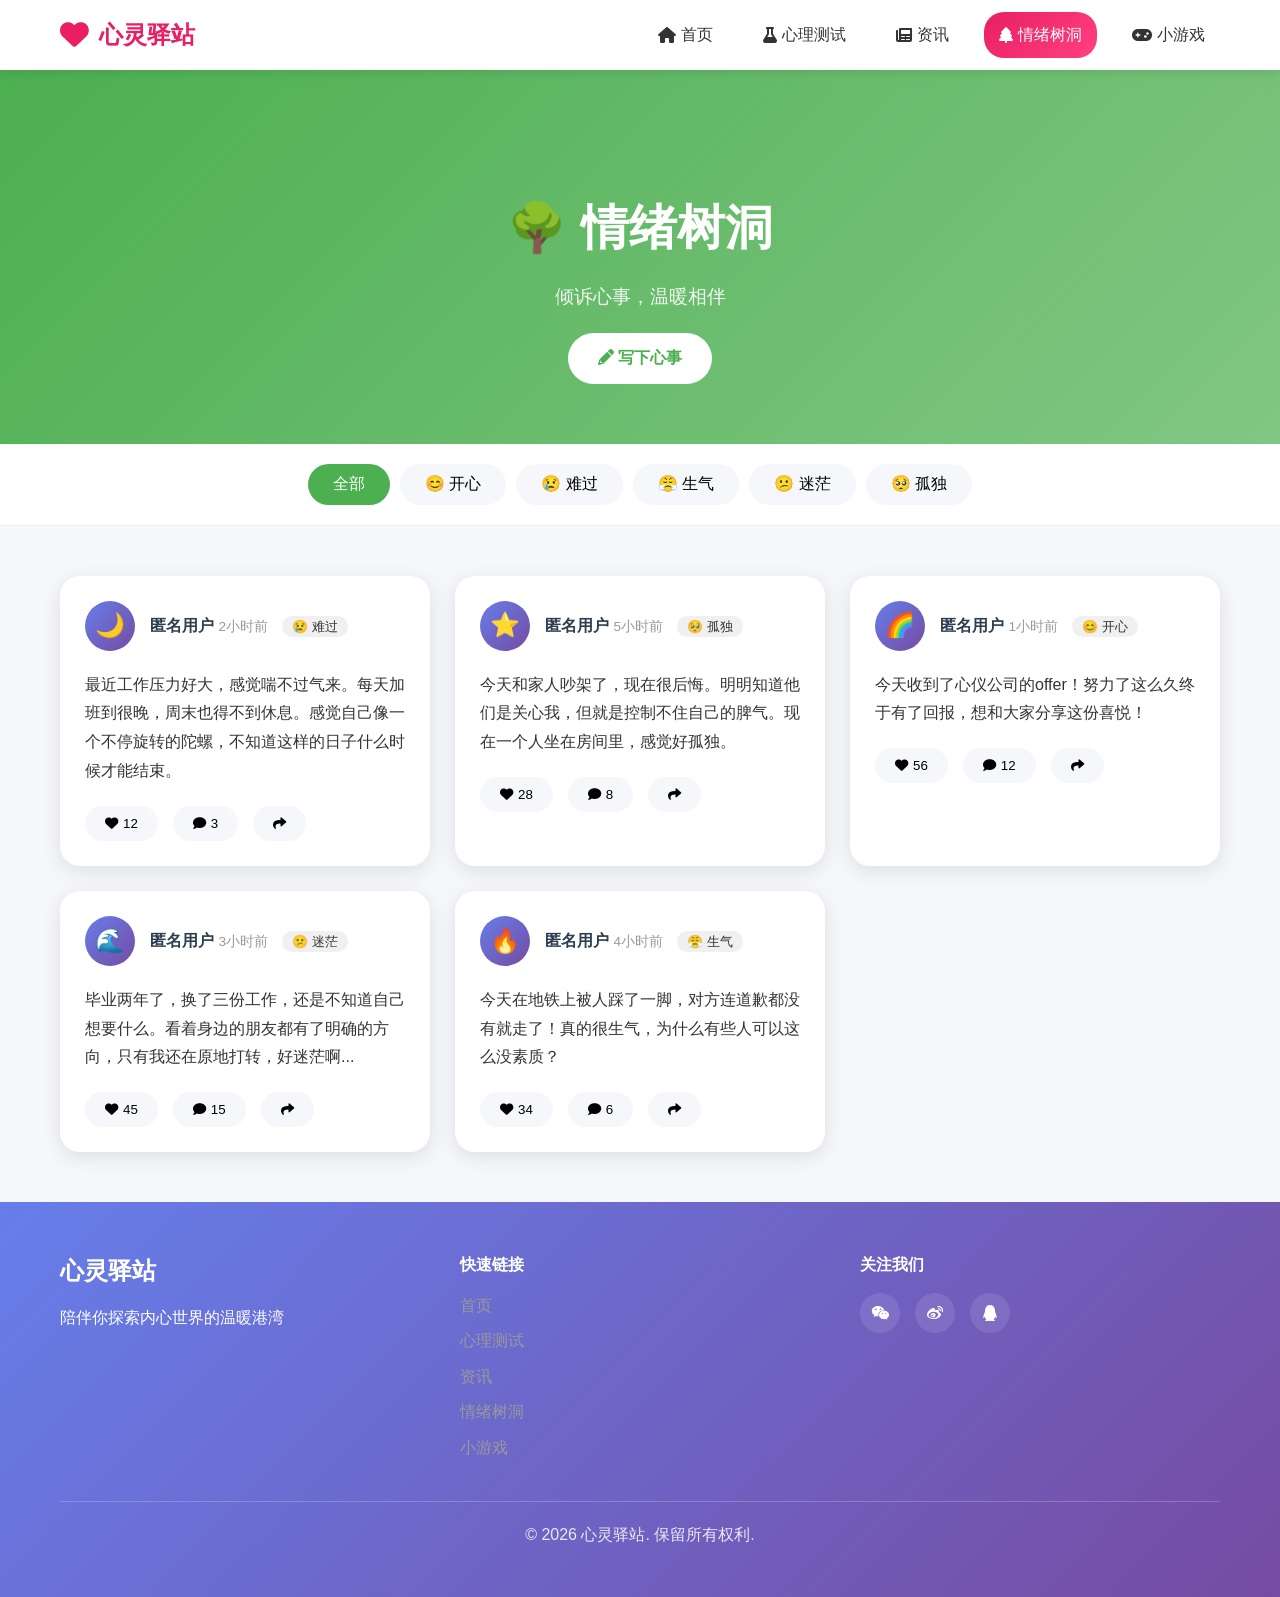
<file: treehole.html>
<!DOCTYPE html>
<html lang="zh-CN">
<head>
    <meta charset="UTF-8">
    <meta name="viewport" content="width=device-width, initial-scale=1.0">
    <title>情绪树洞 - 心灵驿站</title>
    <link rel="stylesheet" href="style.css">
    <link href="https://cdnjs.cloudflare.com/ajax/libs/font-awesome/6.0.0/css/all.min.css" rel="stylesheet">
</head>
<body>
    <!-- 导航栏 -->
    <nav class="navbar">
        <div class="nav-container">
            <div class="logo">
                <i class="fas fa-heart"></i>
                <span>心灵驿站</span>
            </div>
            <ul class="nav-menu">
                <li><a href="index.html"><i class="fas fa-home"></i> 首页</a></li>
                <li><a href="test.html"><i class="fas fa-flask"></i> 心理测试</a></li>
                <li><a href="news.html"><i class="fas fa-newspaper"></i> 资讯</a></li>
                <li><a href="treehole.html" class="active"><i class="fas fa-tree"></i> 情绪树洞</a></li>
                <li><a href="games.html"><i class="fas fa-gamepad"></i> 小游戏</a></li>
            </ul>
            <div class="hamburger">
                <span></span>
                <span></span>
                <span></span>
            </div>
        </div>
    </nav>

    <!-- 页面标题 -->
    <section class="page-header treehole-header">
        <h1>🌳 情绪树洞</h1>
        <p>倾诉心事，温暖相伴</p>
        <button class="write-btn" onclick="showWriteModal()">
            <i class="fas fa-pencil-alt"></i> 写下心事
        </button>
    </section>

    <!-- 情绪筛选 -->
    <section class="treehole-filters">
        <div class="container">
            <div class="mood-filters">
                <button class="mood-filter active" data-mood="all">全部</button>
                <button class="mood-filter happy" data-mood="happy">😊 开心</button>
                <button class="mood-filter sad" data-mood="sad">😢 难过</button>
                <button class="mood-filter angry" data-mood="angry">😤 生气</button>
                <button class="mood-filter confused" data-mood="confused">😕 迷茫</button>
                <button class="mood-filter lonely" data-mood="lonely">🥺 孤独</button>
            </div>
        </div>
    </section>

    <!-- 树洞内容列表 -->
    <section class="treehole-content">
        <div class="container">
            <div class="treehole-posts" id="treeholePosts">
                <!-- 帖子1 -->
                <div class="treehole-post" data-mood="sad">
                    <div class="post-header">
                        <div class="post-avatar">🌙</div>
                        <div class="post-meta">
                            <span class="post-author">匿名用户</span>
                            <span class="post-time">2小时前</span>
                            <span class="post-mood-tag">😢 难过</span>
                        </div>
                    </div>
                    <div class="post-content">
                        <p>最近工作压力好大，感觉喘不过气来。每天加班到很晚，周末也得不到休息。感觉自己像一个不停旋转的陀螺，不知道这样的日子什么时候才能结束。</p>
                    </div>
                    <div class="post-actions">
                        <button class="action-btn like-btn" onclick="toggleLike(this)">
                            <i class="fas fa-heart"></i> <span>12</span>
                        </button>
                        <button class="action-btn comment-btn" onclick="toggleComments(this)">
                            <i class="fas fa-comment"></i> <span>3</span>
                        </button>
                        <button class="action-btn share-btn">
                            <i class="fas fa-share"></i>
                        </button>
                    </div>
                    <div class="comments-section">
                        <div class="comment">
                            <span class="comment-author">温暖的陌生人</span>
                            <span class="comment-text">抱抱你，辛苦了！记得照顾好自己。</span>
                        </div>
                        <div class="comment">
                            <span class="comment-author">阳光使者</span>
                            <span class="comment-text">压力大的时候要学会释放，不要把自己逼得太紧。</span>
                        </div>
                        <div class="comment-input">
                            <input type="text" placeholder="写下你的安慰...">
                            <button>发送</button>
                        </div>
                    </div>
                </div>

                <!-- 帖子2 -->
                <div class="treehole-post" data-mood="lonely">
                    <div class="post-header">
                        <div class="post-avatar">⭐</div>
                        <div class="post-meta">
                            <span class="post-author">匿名用户</span>
                            <span class="post-time">5小时前</span>
                            <span class="post-mood-tag">🥺 孤独</span>
                        </div>
                    </div>
                    <div class="post-content">
                        <p>今天和家人吵架了，现在很后悔。明明知道他们是关心我，但就是控制不住自己的脾气。现在一个人坐在房间里，感觉好孤独。</p>
                    </div>
                    <div class="post-actions">
                        <button class="action-btn like-btn" onclick="toggleLike(this)">
                            <i class="fas fa-heart"></i> <span>28</span>
                        </button>
                        <button class="action-btn comment-btn" onclick="toggleComments(this)">
                            <i class="fas fa-comment"></i> <span>8</span>
                        </button>
                        <button class="action-btn share-btn">
                            <i class="fas fa-share"></i>
                        </button>
                    </div>
                    <div class="comments-section">
                        <div class="comment">
                            <span class="comment-author">倾听者</span>
                            <span class="comment-text">家人之间难免会有摩擦，主动道个歉，他们会理解的。</span>
                        </div>
                        <div class="comment-input">
                            <input type="text" placeholder="写下你的安慰...">
                            <button>发送</button>
                        </div>
                    </div>
                </div>

                <!-- 帖子3 -->
                <div class="treehole-post" data-mood="happy">
                    <div class="post-header">
                        <div class="post-avatar">🌈</div>
                        <div class="post-meta">
                            <span class="post-author">匿名用户</span>
                            <span class="post-time">1小时前</span>
                            <span class="post-mood-tag">😊 开心</span>
                        </div>
                    </div>
                    <div class="post-content">
                        <p>今天收到了心仪公司的offer！努力了这么久终于有了回报，想和大家分享这份喜悦！</p>
                    </div>
                    <div class="post-actions">
                        <button class="action-btn like-btn" onclick="toggleLike(this)">
                            <i class="fas fa-heart"></i> <span>56</span>
                        </button>
                        <button class="action-btn comment-btn" onclick="toggleComments(this)">
                            <i class="fas fa-comment"></i> <span>12</span>
                        </button>
                        <button class="action-btn share-btn">
                            <i class="fas fa-share"></i>
                        </button>
                    </div>
                    <div class="comments-section">
                        <div class="comment">
                            <span class="comment-author">恭喜你</span>
                            <span class="comment-text">太棒了！恭喜恭喜！</span>
                        </div>
                        <div class="comment-input">
                            <input type="text" placeholder="写下你的祝福...">
                            <button>发送</button>
                        </div>
                    </div>
                </div>

                <!-- 帖子4 -->
                <div class="treehole-post" data-mood="confused">
                    <div class="post-header">
                        <div class="post-avatar">🌊</div>
                        <div class="post-meta">
                            <span class="post-author">匿名用户</span>
                            <span class="post-time">3小时前</span>
                            <span class="post-mood-tag">😕 迷茫</span>
                        </div>
                    </div>
                    <div class="post-content">
                        <p>毕业两年了，换了三份工作，还是不知道自己想要什么。看着身边的朋友都有了明确的方向，只有我还在原地打转，好迷茫啊...</p>
                    </div>
                    <div class="post-actions">
                        <button class="action-btn like-btn" onclick="toggleLike(this)">
                            <i class="fas fa-heart"></i> <span>45</span>
                        </button>
                        <button class="action-btn comment-btn" onclick="toggleComments(this)">
                            <i class="fas fa-comment"></i> <span>15</span>
                        </button>
                        <button class="action-btn share-btn">
                            <i class="fas fa-share"></i>
                        </button>
                    </div>
                    <div class="comments-section">
                        <div class="comment">
                            <span class="comment-author">过来人</span>
                            <span class="comment-text">慢慢来，找到方向需要时间。多尝试，总会找到适合自己的路。</span>
                        </div>
                        <div class="comment-input">
                            <input type="text" placeholder="写下你的建议...">
                            <button>发送</button>
                        </div>
                    </div>
                </div>

                <!-- 帖子5 -->
                <div class="treehole-post" data-mood="angry">
                    <div class="post-header">
                        <div class="post-avatar">🔥</div>
                        <div class="post-meta">
                            <span class="post-author">匿名用户</span>
                            <span class="post-time">4小时前</span>
                            <span class="post-mood-tag">😤 生气</span>
                        </div>
                    </div>
                    <div class="post-content">
                        <p>今天在地铁上被人踩了一脚，对方连道歉都没有就走了！真的很生气，为什么有些人可以这么没素质？</p>
                    </div>
                    <div class="post-actions">
                        <button class="action-btn like-btn" onclick="toggleLike(this)">
                            <i class="fas fa-heart"></i> <span>34</span>
                        </button>
                        <button class="action-btn comment-btn" onclick="toggleComments(this)">
                            <i class="fas fa-comment"></i> <span>6</span>
                        </button>
                        <button class="action-btn share-btn">
                            <i class="fas fa-share"></i>
                        </button>
                    </div>
                    <div class="comments-section">
                        <div class="comment">
                            <span class="comment-author">安慰者</span>
                            <span class="comment-text">别生气了，不值得为这种人影响心情。深呼吸，让它过去吧。</span>
                        </div>
                        <div class="comment-input">
                            <input type="text" placeholder="写下你的安慰...">
                            <button>发送</button>
                        </div>
                    </div>
                </div>
            </div>
        </div>
    </section>

    <!-- 写心事弹窗 -->
    <div class="write-modal" id="writeModal">
        <div class="modal-content write-content">
            <div class="modal-header">
                <h3>写下你的心事</h3>
                <span class="close-modal" onclick="closeWriteModal()">&times;</span>
            </div>
            <div class="modal-body">
                <div class="mood-selector">
                    <span>选择你的心情：</span>
                    <div class="mood-options">
                        <button class="mood-option" data-mood="happy">😊 开心</button>
                        <button class="mood-option" data-mood="sad">😢 难过</button>
                        <button class="mood-option" data-mood="angry">😤 生气</button>
                        <button class="mood-option" data-mood="confused">😕 迷茫</button>
                        <button class="mood-option" data-mood="lonely">🥺 孤独</button>
                    </div>
                </div>
                <textarea placeholder="在这里写下你的心事，这里是安全的树洞..." rows="8"></textarea>
            </div>
            <div class="modal-footer">
                <button class="btn btn-secondary" onclick="closeWriteModal()">取消</button>
                <button class="btn btn-primary" onclick="submitPost()">发布</button>
            </div>
        </div>
    </div>

    <!-- 页脚 -->
    <footer>
        <div class="container">
            <div class="footer-content">
                <div class="footer-section">
                    <h3>心灵驿站</h3>
                    <p>陪伴你探索内心世界的温暖港湾</p>
                </div>
                <div class="footer-section">
                    <h4>快速链接</h4>
                    <ul>
                        <li><a href="index.html">首页</a></li>
                        <li><a href="test.html">心理测试</a></li>
                        <li><a href="news.html">资讯</a></li>
                        <li><a href="treehole.html">情绪树洞</a></li>
                        <li><a href="games.html">小游戏</a></li>
                    </ul>
                </div>
                <div class="footer-section">
                    <h4>关注我们</h4>
                    <div class="social-links">
                        <a href="#"><i class="fab fa-weixin"></i></a>
                        <a href="#"><i class="fab fa-weibo"></i></a>
                        <a href="#"><i class="fab fa-qq"></i></a>
                    </div>
                </div>
            </div>
            <div class="footer-bottom">
                <p>&copy; 2026 心灵驿站. 保留所有权利.</p>
            </div>
        </div>
    </footer>

    <script src="script.js"></script>
</body>
</html>
</file>
<file: style.css>
/* 全局样式 */
* {
    margin: 0;
    padding: 0;
    box-sizing: border-box;
}

body {
    font-family: 'Microsoft YaHei', 'PingFang SC', 'Segoe UI', sans-serif;
    line-height: 1.6;
    color: #333;
    background: #f5f7fa;
}

.container {
    max-width: 1200px;
    margin: 0 auto;
    padding: 0 20px;
}

/* 导航栏 */
.navbar {
    background: rgba(255, 255, 255, 0.95);
    backdrop-filter: blur(10px);
    box-shadow: 0 2px 10px rgba(0, 0, 0, 0.1);
    position: fixed;
    top: 0;
    left: 0;
    right: 0;
    z-index: 1000;
}

.nav-container {
    max-width: 1200px;
    margin: 0 auto;
    padding: 0 20px;
    display: flex;
    justify-content: space-between;
    align-items: center;
    height: 70px;
}

.logo {
    display: flex;
    align-items: center;
    font-size: 1.5rem;
    font-weight: 700;
    color: #e91e63;
}

.logo i {
    margin-right: 10px;
    font-size: 1.8rem;
}

.nav-menu {
    display: flex;
    list-style: none;
}

.nav-menu li {
    margin-left: 20px;
}

.nav-menu li a {
    text-decoration: none;
    color: #333;
    font-weight: 500;
    padding: 10px 15px;
    border-radius: 20px;
    transition: all 0.3s ease;
    display: flex;
    align-items: center;
}

.nav-menu li a i {
    margin-right: 5px;
}

.nav-menu li a:hover,
.nav-menu li a.active {
    background: linear-gradient(135deg, #e91e63, #ff4081);
    color: white;
}

.hamburger {
    display: none;
    flex-direction: column;
    cursor: pointer;
}

.hamburger span {
    width: 25px;
    height: 3px;
    background: #333;
    margin: 3px 0;
}

/* 按钮样式 */
.btn {
    padding: 12px 30px;
    border: none;
    border-radius: 30px;
    font-size: 1rem;
    font-weight: 600;
    cursor: pointer;
    transition: all 0.3s ease;
    text-decoration: none;
    display: inline-block;
}

.btn-primary {
    background: linear-gradient(135deg, #e91e63, #ff4081);
    color: white;
}

.btn-primary:hover {
    transform: translateY(-2px);
    box-shadow: 0 5px 20px rgba(233, 30, 99, 0.4);
}

.btn-secondary {
    background: white;
    color: #e91e63;
    border: 2px solid #e91e63;
}

.btn-secondary:hover {
    background: #e91e63;
    color: white;
}

/* 英雄区域 */
.hero {
    background: linear-gradient(135deg, #667eea 0%, #764ba2 100%);
    min-height: 100vh;
    display: flex;
    align-items: center;
    justify-content: center;
    padding: 0 20px;
    margin-top: 70px;
    position: relative;
    overflow: hidden;
}

.hero-content {
    text-align: center;
    color: white;
    z-index: 2;
}

.hero-content h1 {
    font-size: 4rem;
    margin-bottom: 20px;
    text-shadow: 2px 2px 10px rgba(0, 0, 0, 0.3);
}

.hero-content p {
    font-size: 1.5rem;
    margin-bottom: 40px;
    opacity: 0.9;
}

.hero-buttons {
    display: flex;
    gap: 20px;
    justify-content: center;
}

.floating-elements {
    position: absolute;
    top: 0;
    left: 0;
    right: 0;
    bottom: 0;
    overflow: hidden;
}

.float-item {
    position: absolute;
    font-size: 3rem;
    opacity: 0.6;
    animation: float 6s ease-in-out infinite;
}

.float-1 {
    top: 20%;
    left: 10%;
    animation-delay: 0s;
}

.float-2 {
    top: 40%;
    right: 15%;
    animation-delay: 1s;
}

.float-3 {
    bottom: 30%;
    left: 20%;
    animation-delay: 2s;
}

.float-4 {
    bottom: 20%;
    right: 25%;
    animation-delay: 3s;
}

@keyframes float {
    0%, 100% { transform: translateY(0) rotate(0deg); }
    50% { transform: translateY(-30px) rotate(10deg); }
}

/* 功能介绍 */
.features {
    padding: 80px 20px;
    background: white;
}

.features h2 {
    text-align: center;
    font-size: 2.5rem;
    margin-bottom: 50px;
    color: #2c3e50;
}

.features-grid {
    display: grid;
    grid-template-columns: repeat(auto-fit, minmax(280px, 1fr));
    gap: 30px;
}

.feature-card {
    background: white;
    padding: 30px;
    border-radius: 20px;
    box-shadow: 0 5px 20px rgba(0, 0, 0, 0.1);
    text-align: center;
    transition: all 0.3s ease;
}

.feature-card:hover {
    transform: translateY(-10px);
    box-shadow: 0 10px 30px rgba(0, 0, 0, 0.15);
}

.feature-icon {
    width: 80px;
    height: 80px;
    border-radius: 50%;
    display: flex;
    align-items: center;
    justify-content: center;
    margin: 0 auto 20px;
    font-size: 2rem;
    color: white;
}

.test-icon { background: linear-gradient(135deg, #667eea, #764ba2); }
.news-icon { background: linear-gradient(135deg, #e91e63, #ff4081); }
.tree-icon { background: linear-gradient(135deg, #4caf50, #81c784); }
.game-icon { background: linear-gradient(135deg, #ff9800, #ffc107); }
.consult-icon { background: linear-gradient(135deg, #00bcd4, #2196f3); }

.feature-card h3 {
    font-size: 1.3rem;
    margin-bottom: 10px;
    color: #2c3e50;
}

.feature-card p {
    color: #666;
    margin-bottom: 20px;
}

.feature-card a {
    color: #e91e63;
    text-decoration: none;
    font-weight: 600;
    display: inline-flex;
    align-items: center;
}

/* 热门测试 */
.popular-tests {
    padding: 80px 20px;
    background: linear-gradient(135deg, #f5f7fa, #e4e8ec);
}

.popular-tests h2 {
    text-align: center;
    font-size: 2.5rem;
    margin-bottom: 50px;
    color: #2c3e50;
}

.tests-grid {
    display: grid;
    grid-template-columns: repeat(auto-fit, minmax(300px, 1fr));
    gap: 30px;
}

.test-card {
    background: white;
    border-radius: 20px;
    overflow: hidden;
    box-shadow: 0 5px 20px rgba(0, 0, 0, 0.1);
    cursor: pointer;
    transition: all 0.3s ease;
}

.test-card:hover {
    transform: translateY(-10px);
    box-shadow: 0 10px 30px rgba(0, 0, 0, 0.15);
}

.test-image {
    height: 200px;
    background-size: cover;
    background-position: center;
}

.mbti-bg { background: linear-gradient(135deg, #667eea, #764ba2); }
.love-bg { background: linear-gradient(135deg, #e91e63, #ff4081); }
.career-bg { background: linear-gradient(135deg, #4caf50, #81c784); }

.test-content {
    padding: 25px;
}

.test-tag {
    display: inline-block;
    padding: 5px 15px;
    background: #f0f0f0;
    color: #666;
    border-radius: 20px;
    font-size: 0.85rem;
    margin-bottom: 10px;
}

.test-content h3 {
    font-size: 1.3rem;
    margin-bottom: 10px;
    color: #2c3e50;
}

.test-content p {
    color: #666;
    margin-bottom: 15px;
}

.test-stats {
    display: flex;
    align-items: center;
    color: #999;
    font-size: 0.9rem;
}

/* 最新资讯 */
.latest-news {
    padding: 80px 20px;
    background: white;
}

.latest-news h2 {
    text-align: center;
    font-size: 2.5rem;
    margin-bottom: 50px;
    color: #2c3e50;
}

.news-grid {
    display: grid;
    grid-template-columns: repeat(auto-fit, minmax(300px, 1fr));
    gap: 30px;
}

.news-card {
    background: white;
    border-radius: 20px;
    overflow: hidden;
    box-shadow: 0 5px 20px rgba(0, 0, 0, 0.1);
    cursor: pointer;
    transition: all 0.3s ease;
}

.news-card:hover {
    transform: translateY(-10px);
    box-shadow: 0 10px 30px rgba(0, 0, 0, 0.15);
}

.news-image {
    height: 180px;
    background-size: cover;
    background-position: center;
}

.news1-bg { background: linear-gradient(135deg, #667eea, #764ba2); }
.news2-bg { background: linear-gradient(135deg, #ff9800, #ffc107); }
.news3-bg { background: linear-gradient(135deg, #4caf50, #81c784); }

.news-content {
    padding: 20px;
}

.news-tag {
    display: inline-block;
    padding: 4px 12px;
    background: #f0f0f0;
    color: #666;
    border-radius: 15px;
    font-size: 0.8rem;
    margin-bottom: 10px;
}

.news-content h3 {
    font-size: 1.2rem;
    margin-bottom: 10px;
    color: #2c3e50;
}

.news-content p {
    color: #666;
    margin-bottom: 15px;
    font-size: 0.95rem;
}

.news-date {
    color: #999;
    font-size: 0.85rem;
}

/* 情绪树洞预览 */
.treehole-preview {
    padding: 80px 20px;
    background: linear-gradient(135deg, #667eea 0%, #764ba2 100%);
    color: white;
}

.treehole-preview h2 {
    text-align: center;
    font-size: 2.5rem;
    margin-bottom: 50px;
}

.treehole-cards {
    display: grid;
    grid-template-columns: repeat(auto-fit, minmax(350px, 1fr));
    gap: 25px;
    margin-bottom: 30px;
}

.treehole-card {
    background: rgba(255, 255, 255, 0.95);
    backdrop-filter: blur(10px);
    border-radius: 20px;
    padding: 25px;
    display: flex;
    gap: 20px;
    box-shadow: 0 5px 20px rgba(0, 0, 0, 0.1);
}

.treehole-avatar {
    font-size: 2.5rem;
    width: 60px;
    height: 60px;
    border-radius: 50%;
    background: linear-gradient(135deg, #667eea, #764ba2);
    display: flex;
    align-items: center;
    justify-content: center;
    flex-shrink: 0;
}

.treehole-content p {
    margin-bottom: 15px;
    color: #333;
    font-size: 1rem;
    line-height: 1.6;
}

.treehole-meta {
    display: flex;
    gap: 15px;
    font-size: 0.85rem;
    color: #666;
}

.view-more {
    display: block;
    text-align: center;
    color: white;
    text-decoration: none;
    font-weight: 600;
    padding: 15px;
    border: 2px solid white;
    border-radius: 30px;
    transition: all 0.3s ease;
}

.view-more:hover {
    background: white;
    color: #667eea;
}

/* 页脚 */
footer {
    background: linear-gradient(135deg, #667eea 0%, #764ba2 100%);
    color: white;
    padding: 50px 20px;
}

.footer-content {
    display: grid;
    grid-template-columns: repeat(auto-fit, minmax(250px, 1fr));
    gap: 40px;
    margin-bottom: 30px;
}

.footer-section h3 {
    font-size: 1.5rem;
    margin-bottom: 15px;
}

.footer-section h4 {
    margin-bottom: 15px;
}

.footer-section ul {
    list-style: none;
}

.footer-section ul li {
    margin-bottom: 10px;
}

.footer-section ul li a {
    color: #999;
    text-decoration: none;
    transition: color 0.3s ease;
}

.footer-section ul li a:hover {
    color: white;
}

.social-links {
    display: flex;
    gap: 15px;
}

.social-links a {
    width: 40px;
    height: 40px;
    border-radius: 50%;
    background: rgba(255, 255, 255, 0.1);
    display: flex;
    align-items: center;
    justify-content: center;
    color: white;
    text-decoration: none;
    transition: all 0.3s ease;
}

.social-links a:hover {
    background: #e91e63;
    transform: translateY(-3px);
}

.footer-bottom {
    text-align: center;
    padding-top: 20px;
    border-top: 1px solid rgba(255, 255, 255, 0.2);
    color: rgba(255, 255, 255, 0.85);
}

/* 页面标题 */
.page-header {
    background: linear-gradient(135deg, #667eea 0%, #764ba2 100%);
    color: white;
    text-align: center;
    padding: 120px 20px 60px;
    margin-top: 70px;
}

.page-header h1 {
    font-size: 3rem;
    margin-bottom: 15px;
}

.page-header p {
    font-size: 1.2rem;
    opacity: 0.9;
}

/* 心理测试页面 */
.test-categories {
    padding: 50px 20px;
    background: white;
}

.category-tabs {
    display: flex;
    gap: 15px;
    justify-content: center;
    flex-wrap: wrap;
    margin-bottom: 40px;
}

.category-tab {
    padding: 12px 30px;
    border: 2px solid #e91e63;
    background: white;
    color: #e91e63;
    border-radius: 30px;
    cursor: pointer;
    font-size: 1rem;
    font-weight: 600;
    transition: all 0.3s ease;
}

.category-tab:hover,
.category-tab.active {
    background: #e91e63;
    color: white;
}

.tests-list {
    display: grid;
    grid-template-columns: repeat(auto-fit, minmax(350px, 1fr));
    gap: 25px;
}

.test-item {
    background: white;
    padding: 25px;
    border-radius: 20px;
    box-shadow: 0 5px 20px rgba(0, 0, 0, 0.1);
    display: flex;
    gap: 20px;
    align-items: center;
    transition: all 0.3s ease;
}

.test-item:hover {
    transform: translateY(-5px);
    box-shadow: 0 10px 30px rgba(0, 0, 0, 0.15);
}

.test-icon {
    width: 70px;
    height: 70px;
    border-radius: 50%;
    display: flex;
    align-items: center;
    justify-content: center;
    font-size: 1.8rem;
    color: white;
    flex-shrink: 0;
}

.mbti-icon { background: linear-gradient(135deg, #667eea, #764ba2); }
.enneagram-icon { background: linear-gradient(135deg, #ff9800, #ffc107); }
.love-icon { background: linear-gradient(135deg, #e91e63, #ff4081); }
.career-icon { background: linear-gradient(135deg, #4caf50, #81c784); }
.eq-icon { background: linear-gradient(135deg, #00bcd4, #2196f3); }
.color-icon { background: linear-gradient(135deg, #9c27b0, #e040fb); }
.dream-icon { background: linear-gradient(135deg, #607d8b, #90a4ae); }
.stress-icon { background: linear-gradient(135deg, #f44336, #ff5252); }

.test-info h3 {
    font-size: 1.2rem;
    margin-bottom: 8px;
    color: #2c3e50;
}

.test-info p {
    color: #666;
    font-size: 0.9rem;
    margin-bottom: 10px;
}

.test-meta {
    display: flex;
    gap: 15px;
    font-size: 0.85rem;
    color: #999;
}

.start-test-btn {
    padding: 10px 25px;
    background: linear-gradient(135deg, #e91e63, #ff4081);
    color: white;
    border: none;
    border-radius: 25px;
    cursor: pointer;
    font-weight: 600;
    transition: all 0.3s ease;
}

.start-test-btn:hover {
    transform: scale(1.05);
    box-shadow: 0 5px 15px rgba(233, 30, 99, 0.4);
}

/* 弹窗样式 */
.test-modal,
.result-modal,
.write-modal,
.consultation-modal,
.news-detail-modal {
    display: none;
    position: fixed;
    top: 0;
    left: 0;
    right: 0;
    bottom: 0;
    background: rgba(0, 0, 0, 0.5);
    z-index: 2000;
    align-items: center;
    justify-content: center;
    padding: 20px;
}

.modal-content {
    background: white;
    border-radius: 20px;
    max-width: 600px;
    width: 100%;
    max-height: 90vh;
    overflow-y: auto;
}

.modal-header {
    display: flex;
    justify-content: space-between;
    align-items: center;
    padding: 25px;
    border-bottom: 1px solid #eee;
}

.close-modal {
    font-size: 1.5rem;
    cursor: pointer;
    color: #999;
}

.close-modal:hover {
    color: #333;
}

.modal-body {
    padding: 25px;
}

.progress-bar {
    height: 8px;
    background: #eee;
    border-radius: 10px;
    margin-bottom: 20px;
    overflow: hidden;
}

.progress-fill {
    height: 100%;
    background: linear-gradient(135deg, #e91e63, #ff4081);
    border-radius: 10px;
    transition: width 0.3s ease;
}

.question-number {
    color: #999;
    font-size: 0.9rem;
    margin-bottom: 15px;
}

.question-text {
    font-size: 1.2rem;
    margin-bottom: 25px;
    color: #2c3e50;
}

.options-container {
    display: flex;
    flex-direction: column;
    gap: 15px;
}

.options-container button {
    padding: 15px 20px;
    border: 2px solid #eee;
    background: white;
    border-radius: 15px;
    text-align: left;
    cursor: pointer;
    transition: all 0.3s ease;
}

.options-container button:hover {
    border-color: #e91e63;
    background: #fff5f8;
}

.options-container button.selected {
    border-color: #e91e63;
    background: #fce4ec;
}

.modal-footer {
    display: flex;
    justify-content: flex-end;
    gap: 15px;
    padding: 20px 25px;
    border-top: 1px solid #eee;
}

/* 结果弹窗 */
.result-content {
    text-align: center;
}

.result-header {
    background: linear-gradient(135deg, #e91e63, #ff4081);
    color: white;
    padding: 30px;
}

.result-header h3 {
    margin-bottom: 15px;
}

.result-type {
    font-size: 2rem;
    font-weight: 700;
}

.result-body {
    padding: 30px;
}

.result-description {
    font-size: 1.1rem;
    color: #666;
    margin-bottom: 30px;
}

.result-traits h4 {
    margin-bottom: 15px;
    color: #2c3e50;
}

.result-traits ul {
    list-style: none;
    display: flex;
    flex-wrap: wrap;
    justify-content: center;
    gap: 10px;
}

.result-traits li {
    padding: 8px 20px;
    background: #f0f0f0;
    border-radius: 20px;
    color: #666;
}

/* 资讯页面 */
.news-filters {
    padding: 30px 20px;
    background: white;
    border-bottom: 1px solid #eee;
}

.search-box {
    display: flex;
    gap: 10px;
    max-width: 400px;
    margin: 0 auto 20px;
}

.search-box input {
    flex: 1;
    padding: 12px 20px;
    border: 2px solid #eee;
    border-radius: 30px;
    font-size: 1rem;
}

.search-btn {
    padding: 12px 30px;
    background: #e91e63;
    color: white;
    border: none;
    border-radius: 30px;
    cursor: pointer;
}

.news-categories {
    display: flex;
    gap: 10px;
    justify-content: center;
    flex-wrap: wrap;
}

.news-category {
    padding: 8px 20px;
    background: #f5f7fa;
    border: none;
    border-radius: 20px;
    cursor: pointer;
    font-size: 0.9rem;
    transition: all 0.3s ease;
}

.news-category:hover,
.news-category.active {
    background: #e91e63;
    color: white;
}

/* 热点资讯 */
.hot-news {
    padding: 50px 20px;
    background: white;
}

.hot-news h2 {
    margin-bottom: 30px;
    color: #2c3e50;
}

.hot-news-grid {
    display: grid;
    grid-template-columns: 1fr 1fr;
    gap: 25px;
}

.hot-news-card.featured {
    grid-column: span 2;
}

.hot-news-card {
    background: white;
    border-radius: 20px;
    overflow: hidden;
    box-shadow: 0 5px 20px rgba(0, 0, 0, 0.1);
    display: flex;
}

.hot-news-card.featured {
    flex-direction: row;
}

.hot-news-image {
    width: 40%;
    min-width: 200px;
    background-size: cover;
    background-position: center;
}

.hot1-bg { background: linear-gradient(135deg, #e91e63, #ff4081); }
.hot2-bg { background: linear-gradient(135deg, #667eea, #764ba2); }
.hot3-bg { background: linear-gradient(135deg, #4caf50, #81c784); }

.hot-news-content {
    flex: 1;
    padding: 25px;
}

.hot-news-content h3 {
    font-size: 1.3rem;
    margin-bottom: 10px;
    color: #2c3e50;
}

.hot-news-content p {
    color: #666;
    margin-bottom: 15px;
}

.news-meta {
    display: flex;
    gap: 20px;
    font-size: 0.9rem;
    color: #999;
}

/* 资讯列表 */
.news-list {
    padding: 50px 20px;
    background: #f5f7fa;
}

.news-list h2 {
    margin-bottom: 30px;
    color: #2c3e50;
}

.news-cards {
    display: grid;
    grid-template-columns: repeat(auto-fit, minmax(350px, 1fr));
    gap: 25px;
}

.news-item {
    background: white;
    border-radius: 20px;
    overflow: hidden;
    box-shadow: 0 5px 20px rgba(0, 0, 0, 0.1);
}

.news-item-image {
    height: 150px;
    background-size: cover;
    background-position: center;
}

.news4-bg { background: linear-gradient(135deg, #9c27b0, #e040fb); }
.news5-bg { background: linear-gradient(135deg, #f44336, #ff5252); }
.news6-bg { background: linear-gradient(135deg, #00bcd4, #2196f3); }

.news-item-content {
    padding: 20px;
}

/* 情绪树洞页面 */
.treehole-header {
    background: linear-gradient(135deg, #4caf50 0%, #81c784 100%);
}

.write-btn {
    padding: 15px 30px;
    background: white;
    color: #4caf50;
    border: none;
    border-radius: 30px;
    font-size: 1rem;
    font-weight: 600;
    cursor: pointer;
    margin-top: 20px;
    transition: all 0.3s ease;
}

.write-btn:hover {
    transform: translateY(-3px);
    box-shadow: 0 5px 20px rgba(76, 175, 80, 0.3);
}

/* 情绪筛选 */
.treehole-filters {
    padding: 20px;
    background: white;
    border-bottom: 1px solid #eee;
}

.mood-filters {
    display: flex;
    gap: 10px;
    justify-content: center;
    flex-wrap: wrap;
}

.mood-filter {
    padding: 10px 25px;
    background: #f5f7fa;
    border: none;
    border-radius: 30px;
    cursor: pointer;
    font-size: 1rem;
    transition: all 0.3s ease;
}

.mood-filter:hover,
.mood-filter.active {
    background: #4caf50;
    color: white;
}

/* 树洞内容 */
.treehole-content {
    padding: 50px 20px;
    background: #f5f7fa;
}

.treehole-posts {
    display: grid;
    grid-template-columns: repeat(auto-fit, minmax(350px, 1fr));
    gap: 25px;
}

.treehole-post {
    background: white;
    border-radius: 20px;
    padding: 25px;
    box-shadow: 0 5px 20px rgba(0, 0, 0, 0.1);
}

.post-header {
    display: flex;
    gap: 15px;
    align-items: center;
    margin-bottom: 20px;
}

.post-avatar {
    width: 50px;
    height: 50px;
    border-radius: 50%;
    background: linear-gradient(135deg, #667eea, #764ba2);
    display: flex;
    align-items: center;
    justify-content: center;
    font-size: 1.5rem;
}

.post-author {
    font-weight: 600;
    color: #2c3e50;
}

.post-time {
    color: #999;
    font-size: 0.85rem;
}

.post-mood-tag {
    padding: 3px 10px;
    background: #f0f0f0;
    border-radius: 15px;
    font-size: 0.8rem;
    margin-left: 10px;
}

.post-content p {
    color: #333;
    line-height: 1.8;
    margin-bottom: 20px;
}

.post-actions {
    display: flex;
    gap: 15px;
}

.action-btn {
    padding: 10px 20px;
    background: #f5f7fa;
    border: none;
    border-radius: 20px;
    cursor: pointer;
    display: flex;
    align-items: center;
    gap: 5px;
    transition: all 0.3s ease;
}

.action-btn:hover {
    background: #e91e63;
    color: white;
}

.action-btn.liked {
    background: #e91e63;
    color: white;
}

/* 评论区 */
.comments-section {
    margin-top: 20px;
    padding-top: 20px;
    border-top: 1px solid #eee;
    display: none;
}

.comments-section.active {
    display: block;
}

.comment {
    display: flex;
    gap: 10px;
    margin-bottom: 15px;
}

.comment-author {
    font-weight: 600;
    color: #e91e63;
}

.comment-text {
    color: #666;
}

.comment-input {
    display: flex;
    gap: 10px;
    margin-top: 15px;
}

.comment-input input {
    flex: 1;
    padding: 10px 15px;
    border: 2px solid #eee;
    border-radius: 25px;
}

.comment-input button {
    padding: 10px 25px;
    background: #e91e63;
    color: white;
    border: none;
    border-radius: 25px;
    cursor: pointer;
}

/* 写心事弹窗 */
.write-content {
    max-width: 500px;
}

.mood-selector {
    margin-bottom: 20px;
}

.mood-selector span {
    display: block;
    margin-bottom: 10px;
    color: #666;
}

.mood-options {
    display: flex;
    flex-wrap: wrap;
    gap: 10px;
}

.mood-option {
    padding: 10px 20px;
    background: #f5f7fa;
    border: none;
    border-radius: 20px;
    cursor: pointer;
    font-size: 0.95rem;
    transition: all 0.3s ease;
}

.mood-option:hover,
.mood-option.selected {
    background: #4caf50;
    color: white;
}

.write-content textarea {
    width: 100%;
    padding: 15px;
    border: 2px solid #eee;
    border-radius: 15px;
    resize: none;
    font-family: inherit;
    font-size: 1rem;
}

/* 小游戏页面 */
.games-header {
    background: linear-gradient(135deg, #ff9800 0%, #ffc107 100%);
}

.games-categories {
    padding: 30px 20px;
    background: white;
}

.games-list {
    padding: 50px 20px;
    background: #f5f7fa;
}

.games-grid {
    display: grid;
    grid-template-columns: repeat(auto-fit, minmax(300px, 1fr));
    gap: 30px;
}

.game-card {
    background: white;
    border-radius: 20px;
    padding: 30px;
    box-shadow: 0 5px 20px rgba(0, 0, 0, 0.1);
    text-align: center;
    transition: all 0.3s ease;
    cursor: pointer;
}

.game-card:hover {
    transform: translateY(-10px);
    box-shadow: 0 10px 30px rgba(0, 0, 0, 0.15);
}

.game-icon {
    width: 80px;
    height: 80px;
    border-radius: 50%;
    background: linear-gradient(135deg, #ff9800, #ffc107);
    display: flex;
    align-items: center;
    justify-content: center;
    margin: 0 auto 20px;
    font-size: 2rem;
    color: white;
}

.game-info h3 {
    font-size: 1.3rem;
    margin-bottom: 10px;
    color: #2c3e50;
}

.game-info p {
    color: #666;
    margin-bottom: 15px;
}

.game-stats {
    color: #999;
    font-size: 0.9rem;
}

.play-btn {
    padding: 12px 30px;
    background: linear-gradient(135deg, #ff9800, #ffc107);
    color: white;
    border: none;
    border-radius: 30px;
    cursor: pointer;
    font-weight: 600;
    margin-top: 20px;
    transition: all 0.3s ease;
}

.play-btn:hover:not(.disabled) {
    transform: translateY(-3px);
    box-shadow: 0 5px 20px rgba(255, 152, 0, 0.4);
}

.play-btn.disabled {
    background: #ccc;
    cursor: not-allowed;
}

/* 游戏统计 */
.games-stats {
    padding: 50px 20px;
    background: white;
}

.games-stats h2 {
    text-align: center;
    font-size: 2rem;
    margin-bottom: 40px;
    color: #2c3e50;
}

.stats-grid {
    display: grid;
    grid-template-columns: repeat(auto-fit, minmax(200px, 1fr));
    gap: 30px;
}

.stat-item {
    display: flex;
    align-items: center;
    gap: 20px;
    background: #f5f7fa;
    padding: 25px;
    border-radius: 15px;
}

.stat-icon {
    width: 60px;
    height: 60px;
    border-radius: 50%;
    background: linear-gradient(135deg, #ff9800, #ffc107);
    display: flex;
    align-items: center;
    justify-content: center;
    font-size: 1.5rem;
    color: white;
}

.stat-number {
    font-size: 2rem;
    font-weight: 700;
    color: #2c3e50;
}

.stat-label {
    color: #666;
    font-size: 0.9rem;
}

/* 咨询弹窗样式 */
.consultation-content {
    max-width: 500px;
}

.consultation-options {
    display: grid;
    grid-template-columns: 1fr;
    gap: 15px;
    margin-bottom: 25px;
}

.option-card {
    display: flex;
    align-items: center;
    gap: 15px;
    padding: 20px;
    background: #f5f7fa;
    border-radius: 15px;
    cursor: pointer;
    transition: all 0.3s ease;
}

.option-card:hover {
    background: #e91e63;
    color: white;
}

.option-card i {
    width: 50px;
    height: 50px;
    border-radius: 50%;
    background: linear-gradient(135deg, #e91e63, #ff4081);
    display: flex;
    align-items: center;
    justify-content: center;
    font-size: 1.2rem;
    color: white;
}

.option-card:hover i {
    background: white;
    color: #e91e63;
}

.option-card h4 {
    margin-bottom: 5px;
}

.option-card p {
    margin: 0;
    font-size: 0.9rem;
}

.consultation-form {
    background: #f5f7fa;
    padding: 20px;
    border-radius: 15px;
}

.consultation-form h4 {
    margin-bottom: 15px;
    color: #2c3e50;
}

.consultation-form input,
.consultation-form textarea {
    width: 100%;
    padding: 12px 15px;
    border: 2px solid #eee;
    border-radius: 10px;
    margin-bottom: 12px;
    font-size: 1rem;
}

.consultation-form textarea {
    resize: none;
}

.consultation-form .btn {
    width: 100%;
    margin-top: 10px;
}

.option-card .arrow {
    float: right;
    color: #999;
    font-size: 1.2rem;
}

.option-card:hover .arrow {
    color: white;
    transform: translateX(5px);
}

.consult-detail {
    display: none;
    background: linear-gradient(135deg, #f5f7fa 0%, #e4e8ec 100%);
    border-radius: 15px;
    padding: 20px;
    margin-bottom: 20px;
    animation: fadeIn 0.3s ease;
}

@keyframes fadeIn {
    from { opacity: 0; transform: translateY(-10px); }
    to { opacity: 1; transform: translateY(0); }
}

.detail-header {
    display: flex;
    justify-content: space-between;
    align-items: center;
    margin-bottom: 15px;
    padding-bottom: 10px;
    border-bottom: 2px solid #ddd;
}

.detail-header h4 {
    margin: 0;
    font-size: 1.2rem;
    color: #2c3e50;
}

.close-detail {
    background: none;
    border: none;
    font-size: 1.5rem;
    color: #999;
    cursor: pointer;
    padding: 0 10px;
}

.close-detail:hover {
    color: #e91e63;
}

.detail-content p {
    margin: 8px 0;
    line-height: 1.6;
    color: #333;
}

.detail-content .btn {
    margin-top: 15px;
}

.mt-2 {
    margin-top: 15px;
}

/* 资讯详情弹窗样式 */
.news-detail-content {
    max-width: 700px;
    max-height: 80vh;
    overflow-y: auto;
}

.news-detail-content .modal-header {
    display: flex;
    justify-content: space-between;
    align-items: center;
    padding: 20px 25px;
    border-bottom: 2px solid #eee;
}

.news-detail-content .news-tag {
    background: linear-gradient(135deg, #e91e63, #ff4081);
    color: white;
    padding: 5px 15px;
    border-radius: 20px;
    font-size: 0.9rem;
}

.news-detail-content .close-modal {
    font-size: 1.8rem;
    cursor: pointer;
    color: #999;
    transition: color 0.3s;
}

.news-detail-content .close-modal:hover {
    color: #e91e63;
}

.news-detail-content .modal-body {
    padding: 25px;
}

.news-detail-content h2 {
    margin-top: 0;
    margin-bottom: 15px;
    font-size: 1.5rem;
    color: #2c3e50;
}

.news-detail-meta {
    display: flex;
    gap: 20px;
    margin-bottom: 20px;
    color: #666;
    font-size: 0.9rem;
}

.news-detail-meta span {
    display: flex;
    align-items: center;
    gap: 5px;
}

.news-detail-content .news-detail-content {
    line-height: 1.8;
    color: #333;
    font-size: 1rem;
}

.news-detail-content .news-detail-content strong {
    color: #2c3e50;
}

.news-detail-content .modal-footer {
    padding: 20px 25px;
    border-top: 2px solid #eee;
    text-align: right;
}

.news-detail-content .btn-secondary {
    background: #6c757d;
    border-color: #6c757d;
}

.news-detail-content .btn-secondary:hover {
    background: #5a6268;
    border-color: #545b62;
}

/* 热点资讯卡片和资讯列表点击效果 */
.hot-news-card,
.news-item {
    cursor: pointer;
    transition: all 0.3s ease;
}

.hot-news-card:hover,
.news-item:hover {
    transform: translateY(-3px);
    box-shadow: 0 10px 30px rgba(0, 0, 0, 0.1);
}

/* 响应式设计 */
@media (max-width: 768px) {
    .nav-menu {
        display: none;
    }

    .hamburger {
        display: flex;
    }

    .hero-content h1 {
        font-size: 2.5rem;
    }

    .hero-content p {
        font-size: 1.2rem;
    }

    .hero-buttons {
        flex-direction: column;
        align-items: center;
    }

    .features-grid,
    .tests-grid,
    .news-grid,
    .treehole-cards,
    .treehole-posts,
    .games-grid {
        grid-template-columns: 1fr;
    }

    .hot-news-grid {
        grid-template-columns: 1fr;
    }

    .hot-news-card.featured {
        grid-column: span 1;
        flex-direction: column;
    }

    .hot-news-image {
        width: 100%;
        height: 200px;
    }

    .test-item {
        flex-direction: column;
        text-align: center;
    }

    .page-header h1 {
        font-size: 2rem;
    }
}
</file>
<file: 九格人格/style.css>
* {
    margin: 0;
    padding: 0;
    box-sizing: border-box;
}

body {
    font-family: 'Microsoft YaHei', 'PingFang SC', sans-serif;
    background: linear-gradient(135deg, #667eea 0%, #764ba2 100%);
    min-height: 100vh;
}

.container {
    max-width: 800px;
    margin: 0 auto;
    padding: 20px;
}

header {
    text-align: center;
    color: white;
    margin-bottom: 30px;
}

header h1 {
    font-size: 2.5rem;
    margin-bottom: 10px;
    text-shadow: 2px 2px 4px rgba(0, 0, 0, 0.3);
}

header p {
    font-size: 1.1rem;
    opacity: 0.9;
}

.page {
    display: none;
}

.page.active {
    display: block;
}

.welcome-content {
    background: white;
    border-radius: 16px;
    padding: 40px;
    box-shadow: 0 10px 40px rgba(0, 0, 0, 0.2);
}

.welcome-content h2 {
    color: #333;
    font-size: 1.8rem;
    margin-bottom: 20px;
    text-align: center;
}

.welcome-content p {
    color: #666;
    font-size: 1.1rem;
    line-height: 1.8;
    margin-bottom: 30px;
}

.personality-grid {
    display: grid;
    grid-template-columns: repeat(3, 1fr);
    gap: 15px;
    margin-bottom: 30px;
}

.personality-item {
    display: flex;
    flex-direction: column;
    align-items: center;
    padding: 15px;
    background: linear-gradient(135deg, #f8f9ff 0%, #e8ecff 100%);
    border-radius: 12px;
    transition: all 0.3s ease;
    cursor: pointer;
}

.personality-item:hover {
    transform: translateY(-3px);
    box-shadow: 0 5px 20px rgba(102, 126, 234, 0.2);
}

.personality-circle {
    width: 50px;
    height: 50px;
    border-radius: 50%;
    background: linear-gradient(135deg, #667eea 0%, #764ba2 100%);
    color: white;
    display: flex;
    align-items: center;
    justify-content: center;
    font-size: 1.5rem;
    font-weight: bold;
    margin-bottom: 8px;
}

.personality-item span {
    font-size: 0.9rem;
    color: #555;
    text-align: center;
}

.version-select {
    text-align: center;
}

.version-select h3 {
    color: #333;
    margin-bottom: 20px;
}

.btn {
    padding: 12px 30px;
    font-size: 1.1rem;
    border: none;
    border-radius: 8px;
    cursor: pointer;
    transition: all 0.3s ease;
    margin: 0 10px;
}

.btn-primary {
    background: linear-gradient(135deg, #667eea 0%, #764ba2 100%);
    color: white;
}

.btn-primary:hover {
    transform: translateY(-2px);
    box-shadow: 0 5px 20px rgba(102, 126, 234, 0.4);
}

.btn-secondary {
    background: linear-gradient(135deg, #f093fb 0%, #f5576c 100%);
    color: white;
}

.btn-secondary:hover {
    transform: translateY(-2px);
    box-shadow: 0 5px 20px rgba(245, 87, 108, 0.4);
}

.btn-outline {
    background: transparent;
    border: 2px solid #667eea;
    color: #667eea;
}

.btn-outline:hover {
    background: #667eea;
    color: white;
}

.btn-success {
    background: linear-gradient(135deg, #11998e 0%, #38ef7d 100%);
    color: white;
}

.btn-success:hover {
    transform: translateY(-2px);
    box-shadow: 0 5px 20px rgba(17, 153, 142, 0.4);
}

.btn:disabled {
    opacity: 0.5;
    cursor: not-allowed;
    transform: none;
}

.test-header {
    background: white;
    border-radius: 16px;
    padding: 20px;
    margin-bottom: 20px;
    box-shadow: 0 4px 20px rgba(0, 0, 0, 0.1);
}

.question-count {
    font-size: 1.1rem;
    color: #666;
}

.progress-bar {
    width: 100%;
    height: 8px;
    background: rgba(255, 255, 255, 0.3);
    border-radius: 4px;
    margin-bottom: 20px;
    overflow: hidden;
}

.progress-fill {
    height: 100%;
    background: linear-gradient(90deg, #667eea 0%, #764ba2 100%);
    border-radius: 4px;
    transition: width 0.3s ease;
}

.question-container {
    background: white;
    border-radius: 16px;
    padding: 30px;
    margin-bottom: 20px;
    box-shadow: 0 4px 20px rgba(0, 0, 0, 0.1);
}

.question-container h3 {
    color: #333;
    font-size: 1.4rem;
    margin-bottom: 25px;
    line-height: 1.6;
}

.options-container {
    display: grid;
    gap: 12px;
}

.option {
    display: flex;
    align-items: center;
    padding: 15px 20px;
    border: 2px solid #e0e0e0;
    border-radius: 10px;
    cursor: pointer;
    transition: all 0.3s ease;
    font-size: 1.1rem;
    color: #555;
}

.option:hover {
    border-color: #667eea;
    background: #f8f9ff;
}

.option.selected {
    border-color: #667eea;
    background: linear-gradient(135deg, #f0f4ff 0%, #e8ecff 100%);
}

.option input {
    margin-right: 15px;
    width: 20px;
    height: 20px;
    cursor: pointer;
}

.test-controls {
    display: flex;
    justify-content: center;
    gap: 15px;
}

.result-content {
    background: white;
    border-radius: 16px;
    padding: 40px;
    box-shadow: 0 10px 40px rgba(0, 0, 0, 0.2);
}

.result-content h2 {
    color: #333;
    font-size: 1.8rem;
    margin-bottom: 30px;
    text-align: center;
}

.type-result {
    text-align: center;
    margin-bottom: 30px;
}

.type-result h3 {
    font-size: 2rem;
    color: #667eea;
    margin-bottom: 10px;
}

.type-result .type-number {
    font-size: 4rem;
    font-weight: bold;
    color: #764ba2;
    margin: 20px 0;
}

.type-description {
    background: #f8f9ff;
    border-radius: 10px;
    padding: 25px;
    margin-bottom: 30px;
}

.type-description h4 {
    color: #333;
    margin-bottom: 15px;
    font-size: 1.3rem;
}

.type-description p {
    color: #666;
    line-height: 1.8;
    font-size: 1.1rem;
}

.score-details {
    margin-bottom: 30px;
}

.score-details h4 {
    color: #333;
    margin-bottom: 20px;
    font-size: 1.3rem;
}

.score-bar {
    display: flex;
    align-items: center;
    margin-bottom: 12px;
}

.score-bar .type-label {
    width: 40px;
    font-weight: bold;
    color: #555;
}

.score-bar .bar-container {
    flex: 1;
    height: 20px;
    background: #eee;
    border-radius: 10px;
    overflow: hidden;
    margin: 0 15px;
}

.score-bar .bar-fill {
    height: 100%;
    background: linear-gradient(90deg, #667eea 0%, #764ba2 100%);
    border-radius: 10px;
    transition: width 0.5s ease;
}

.score-bar .score-value {
    width: 40px;
    text-align: right;
    color: #666;
    font-weight: bold;
}

@media (max-width: 600px) {
    .btn {
        display: block;
        margin: 10px auto;
        width: 100%;
    }
    
    .welcome-content, .result-content {
        padding: 25px;
    }
    
    header h1 {
        font-size: 1.8rem;
    }
}
</file>
<file: 拼图/style.css>
* {
    margin: 0;
    padding: 0;
    box-sizing: border-box;
}

body {
    font-family: 'Segoe UI', Tahoma, Geneva, Verdana, sans-serif;
    background: linear-gradient(135deg, #667eea 0%, #764ba2 100%);
    min-height: 100vh;
    display: flex;
    justify-content: center;
    align-items: center;
    padding: 20px;
}

.game-container {
    background: white;
    border-radius: 20px;
    box-shadow: 0 20px 60px rgba(0, 0, 0, 0.3);
    padding: 20px;
    max-width: 700px;
    width: 100%;
}

.game-header {
    display: flex;
    justify-content: space-between;
    align-items: center;
    margin-bottom: 20px;
    padding-bottom: 15px;
    border-bottom: 2px solid #eee;
}

.game-title {
    font-size: 24px;
    font-weight: bold;
    color: #333;
}

.level-info {
    font-size: 18px;
    color: #666;
}

.level-info span {
    color: #667eea;
    font-weight: bold;
}

.btn {
    padding: 10px 20px;
    border: none;
    border-radius: 8px;
    font-size: 14px;
    font-weight: 600;
    cursor: pointer;
    transition: all 0.2s ease;
}

.btn-primary {
    background: linear-gradient(135deg, #667eea 0%, #764ba2 100%);
    color: white;
}

.btn-primary:hover {
    transform: translateY(-2px);
    box-shadow: 0 5px 15px rgba(102, 126, 234, 0.4);
}

.btn-secondary {
    background: #f0f0f0;
    color: #333;
}

.btn-secondary:hover {
    background: #e0e0e0;
}

.btn-outline {
    background: transparent;
    border: 2px solid #667eea;
    color: #667eea;
}

.btn-outline:hover {
    background: #667eea;
    color: white;
}

.game-main {
    display: flex;
    flex-direction: column;
    align-items: center;
    gap: 15px;
}

.game-boards {
    display: flex;
    gap: 30px;
    flex-wrap: wrap;
    justify-content: center;
}

.puzzle-board,
.preview-board {
    display: flex;
    flex-direction: column;
    align-items: center;
    gap: 10px;
}

.puzzle-board h3,
.preview-board h3 {
    font-size: 16px;
    color: #666;
}

.puzzle-container {
    background: #f8f8f8;
    border-radius: 12px;
    padding: 10px;
    display: flex;
    justify-content: center;
}

.preview-container {
    background: #f8f8f8;
    border-radius: 12px;
    padding: 10px;
    display: flex;
    justify-content: center;
}

#puzzle-canvas {
    border-radius: 8px;
    cursor: pointer;
    box-shadow: 0 4px 15px rgba(0, 0, 0, 0.1);
}

#preview-image {
    max-width: 280px;
    max-height: 280px;
    border-radius: 8px;
    box-shadow: 0 4px 15px rgba(0, 0, 0, 0.1);
}

.progress-bar {
    width: 100%;
    height: 8px;
    background: #eee;
    border-radius: 4px;
    overflow: hidden;
    margin-top: 10px;
}

.progress-fill {
    height: 100%;
    background: linear-gradient(90deg, #4CAF50, #8BC34A);
    border-radius: 4px;
    transition: width 0.3s ease;
}

.game-info {
    display: flex;
    gap: 30px;
}

.info-item {
    display: flex;
    flex-direction: column;
    align-items: center;
    gap: 5px;
}

.info-icon {
    font-size: 24px;
}

.info-label {
    font-size: 12px;
    color: #888;
}

.info-value {
    font-size: 18px;
    font-weight: bold;
    color: #333;
}

.game-controls {
    margin-top: 20px;
    display: flex;
    flex-direction: column;
    align-items: center;
    gap: 15px;
}

.action-btns {
    display: flex;
    gap: 10px;
}

.tips {
    background: #fff3e0;
    border-radius: 8px;
    padding: 10px 20px;
    text-align: center;
}

.tips p {
    font-size: 13px;
    color: #ff9800;
    margin: 0;
}

.message-overlay {
    position: fixed;
    top: 0;
    left: 0;
    width: 100%;
    height: 100%;
    background: rgba(0, 0, 0, 0.6);
    display: flex;
    justify-content: center;
    align-items: center;
    opacity: 0;
    visibility: hidden;
    transition: all 0.3s ease;
}

.message-overlay.show {
    opacity: 1;
    visibility: visible;
}

.message-content {
    background: white;
    border-radius: 20px;
    padding: 40px;
    text-align: center;
    transform: scale(0.8);
    transition: transform 0.3s ease;
}

.message-overlay.show .message-content {
    transform: scale(1);
}

.message-icon {
    font-size: 64px;
    margin-bottom: 15px;
}

.message-title {
    font-size: 28px;
    font-weight: bold;
    color: #333;
    margin-bottom: 10px;
}

.message-text {
    font-size: 16px;
    color: #666;
    margin-bottom: 15px;
}

.message-stars {
    font-size: 32px;
    margin-bottom: 20px;
}

@media (max-width: 768px) {
    .game-container {
        padding: 15px;
    }

    .game-header {
        flex-direction: column;
        gap: 10px;
    }

    .game-boards {
        flex-direction: column;
        gap: 15px;
    }

    .game-info {
        gap: 20px;
    }

    .action-btns {
        flex-wrap: wrap;
        justify-content: center;
    }

    .btn {
        padding: 8px 16px;
        font-size: 13px;
    }

    #preview-image {
        max-width: 200px;
        max-height: 200px;
    }
}
</file>
<file: 推箱子游戏/style.css>
* {
    margin: 0;
    padding: 0;
    box-sizing: border-box;
}

body {
    font-family: 'Segoe UI', Tahoma, Geneva, Verdana, sans-serif;
    background: linear-gradient(135deg, #667eea 0%, #764ba2 100%);
    min-height: 100vh;
    display: flex;
    justify-content: center;
    align-items: center;
    padding: 20px;
}

.game-container {
    background: white;
    border-radius: 20px;
    box-shadow: 0 20px 60px rgba(0, 0, 0, 0.3);
    padding: 20px;
    max-width: 600px;
    width: 100%;
}

.game-header {
    display: flex;
    justify-content: space-between;
    align-items: center;
    margin-bottom: 20px;
    padding-bottom: 15px;
    border-bottom: 2px solid #eee;
}

.game-title {
    font-size: 24px;
    font-weight: bold;
    color: #333;
}

.level-info {
    font-size: 18px;
    color: #666;
}

.level-info span {
    color: #667eea;
    font-weight: bold;
}

.btn {
    padding: 10px 20px;
    border: none;
    border-radius: 8px;
    font-size: 14px;
    font-weight: 600;
    cursor: pointer;
    transition: all 0.2s ease;
}

.btn-primary {
    background: linear-gradient(135deg, #667eea 0%, #764ba2 100%);
    color: white;
}

.btn-primary:hover {
    transform: translateY(-2px);
    box-shadow: 0 5px 15px rgba(102, 126, 234, 0.4);
}

.btn-secondary {
    background: #f0f0f0;
    color: #333;
}

.btn-secondary:hover {
    background: #e0e0e0;
}

.btn-outline {
    background: transparent;
    border: 2px solid #667eea;
    color: #667eea;
}

.btn-outline:hover {
    background: #667eea;
    color: white;
}

.game-main {
    display: flex;
    flex-direction: column;
    align-items: center;
    gap: 15px;
}

.game-board {
    background: #f8f8f8;
    border-radius: 12px;
    padding: 10px;
    display: flex;
    justify-content: center;
    overflow: auto;
}

#game-canvas {
    border-radius: 8px;
}

.game-info {
    display: flex;
    gap: 30px;
}

.info-item {
    display: flex;
    flex-direction: column;
    align-items: center;
    gap: 5px;
}

.info-icon {
    font-size: 24px;
}

.info-label {
    font-size: 12px;
    color: #888;
}

.info-value {
    font-size: 18px;
    font-weight: bold;
    color: #333;
}

.game-controls {
    margin-top: 20px;
    display: flex;
    flex-direction: column;
    align-items: center;
    gap: 15px;
}

.direction-pad {
    display: flex;
    flex-direction: column;
    align-items: center;
    gap: 5px;
}

.horizontal-btns {
    display: flex;
    gap: 5px;
}

.dir-btn {
    width: 50px;
    height: 50px;
    font-size: 20px;
    background: linear-gradient(135deg, #f0f0f0 0%, #e0e0e0 100%);
    border: none;
    border-radius: 12px;
    cursor: pointer;
    transition: all 0.2s ease;
}

.dir-btn:hover {
    background: linear-gradient(135deg, #667eea 0%, #764ba2 100%);
    color: white;
    transform: scale(1.1);
}

.dir-btn:active {
    transform: scale(0.95);
}

.action-btns {
    display: flex;
    gap: 10px;
}

.message-overlay {
    position: fixed;
    top: 0;
    left: 0;
    width: 100%;
    height: 100%;
    background: rgba(0, 0, 0, 0.6);
    display: flex;
    justify-content: center;
    align-items: center;
    opacity: 0;
    visibility: hidden;
    transition: all 0.3s ease;
}

.message-overlay.show {
    opacity: 1;
    visibility: visible;
}

.message-content {
    background: white;
    border-radius: 20px;
    padding: 40px;
    text-align: center;
    transform: scale(0.8);
    transition: transform 0.3s ease;
}

.message-overlay.show .message-content {
    transform: scale(1);
}

.message-icon {
    font-size: 64px;
    margin-bottom: 15px;
}

.message-title {
    font-size: 28px;
    font-weight: bold;
    color: #333;
    margin-bottom: 10px;
}

.message-text {
    font-size: 16px;
    color: #666;
    margin-bottom: 15px;
}

.message-stars {
    font-size: 32px;
    margin-bottom: 20px;
}

@media (max-width: 480px) {
    .game-container {
        padding: 15px;
    }

    .game-header {
        flex-direction: column;
        gap: 10px;
    }

    .game-info {
        gap: 20px;
    }

    .dir-btn {
        width: 45px;
        height: 45px;
        font-size: 18px;
    }

    .action-btns {
        flex-wrap: wrap;
        justify-content: center;
    }

    .btn {
        padding: 8px 16px;
        font-size: 13px;
    }
}
</file>
<file: 连线小游戏/style.css>
* {
    margin: 0;
    padding: 0;
    box-sizing: border-box;
}

body {
    font-family: 'Microsoft YaHei', 'PingFang SC', sans-serif;
    background: linear-gradient(135deg, #FFE4B5 0%, #FFDAB9 50%, #FFC1C1 100%);
    min-height: 100vh;
}

.game-container {
    max-width: 1000px;
    margin: 0 auto;
    padding: 20px;
}

.game-header {
    display: flex;
    justify-content: space-between;
    align-items: center;
    background: white;
    border-radius: 16px;
    padding: 15px 25px;
    margin-bottom: 20px;
    box-shadow: 0 4px 20px rgba(255, 100, 100, 0.2);
}

.game-title {
    font-size: 1.5rem;
    font-weight: bold;
    color: #D4A574;
}

.level-info {
    font-size: 1.2rem;
    color: #5A5A5A;
    font-weight: 600;
}

.btn {
    padding: 10px 20px;
    border: none;
    border-radius: 8px;
    cursor: pointer;
    font-size: 1rem;
    transition: all 0.3s ease;
}

.btn-primary {
    background: linear-gradient(135deg, #FF6B6B 0%, #FF8E8E 100%);
    color: white;
}

.btn-primary:hover {
    transform: translateY(-2px);
    box-shadow: 0 5px 15px rgba(255, 107, 107, 0.4);
}

.btn-secondary {
    background: linear-gradient(135deg, #FFD43B 0%, #FFE066 100%);
    color: #5A5A5A;
}

.btn-secondary:hover {
    transform: translateY(-2px);
    box-shadow: 0 5px 15px rgba(255, 212, 59, 0.4);
}

.btn-outline {
    background: transparent;
    border: 2px solid #FF6B6B;
    color: #FF6B6B;
}

.btn-outline:hover {
    background: #FF6B6B;
    color: white;
}

.game-main {
    display: flex;
    gap: 20px;
    margin-bottom: 20px;
}

.level-info-panel {
    width: 200px;
    background: white;
    border-radius: 16px;
    padding: 20px;
    box-shadow: 0 4px 20px rgba(255, 100, 100, 0.2);
}

.hints-title {
    font-size: 0.95rem;
    font-weight: 600;
    color: #5A5A5A;
    margin-bottom: 15px;
    text-align: center;
}

.hints-grid {
    display: grid;
    grid-template-columns: repeat(2, 1fr);
    gap: 8px;
}

.hint-item {
    display: flex;
    flex-direction: column;
    align-items: center;
    padding: 8px;
    background: #FFF8F0;
    border-radius: 8px;
}

.hint-number {
    font-size: 1rem;
    font-weight: bold;
    color: #FF6B6B;
}

.hint-direction {
    font-size: 1.2rem;
    margin-top: 4px;
}

.game-board {
    flex: 1;
    background: white;
    border-radius: 16px;
    padding: 20px;
    box-shadow: 0 4px 20px rgba(255, 100, 100, 0.2);
}

#game-canvas {
    width: 100%;
    display: block;
    border-radius: 10px;
}

.game-info {
    width: 180px;
    background: white;
    border-radius: 16px;
    padding: 20px;
    box-shadow: 0 4px 20px rgba(255, 100, 100, 0.2);
}

.info-row {
    display: flex;
    justify-content: space-between;
    align-items: center;
    padding: 10px 0;
    border-bottom: 1px solid #FFE4E4;
}

.info-row:last-child {
    border-bottom: none;
}

.info-label {
    font-size: 0.9rem;
    color: #8A8A8A;
}

.info-value {
    font-size: 0.9rem;
    font-weight: 600;
    color: #5A5A5A;
}

.game-controls {
    display: flex;
    justify-content: center;
    gap: 20px;
}

.message-overlay {
    display: none;
    position: fixed;
    top: 0;
    left: 0;
    width: 100%;
    height: 100%;
    background: rgba(0, 0, 0, 0.5);
    justify-content: center;
    align-items: center;
    z-index: 100;
}

.message-overlay.show {
    display: flex;
}

.message-content {
    background: white;
    border-radius: 20px;
    padding: 40px;
    text-align: center;
    box-shadow: 0 10px 40px rgba(0, 0, 0, 0.3);
    max-width: 400px;
}

.message-icon {
    font-size: 4rem;
    margin-bottom: 15px;
}

.message-title {
    font-size: 1.8rem;
    font-weight: bold;
    color: #FF6B6B;
    margin-bottom: 10px;
}

.message-text {
    font-size: 1.1rem;
    color: #5A5A5A;
    margin-bottom: 25px;
}

@media (max-width: 768px) {
    .game-main {
        flex-direction: column;
    }
    
    .level-info-panel, .game-info {
        width: 100%;
    }
    
    .game-header {
        flex-direction: column;
        gap: 15px;
    }
    
    .game-controls {
        flex-wrap: wrap;
    }
    
    .btn {
        flex: 1;
        min-width: 120px;
    }
}
</file>
